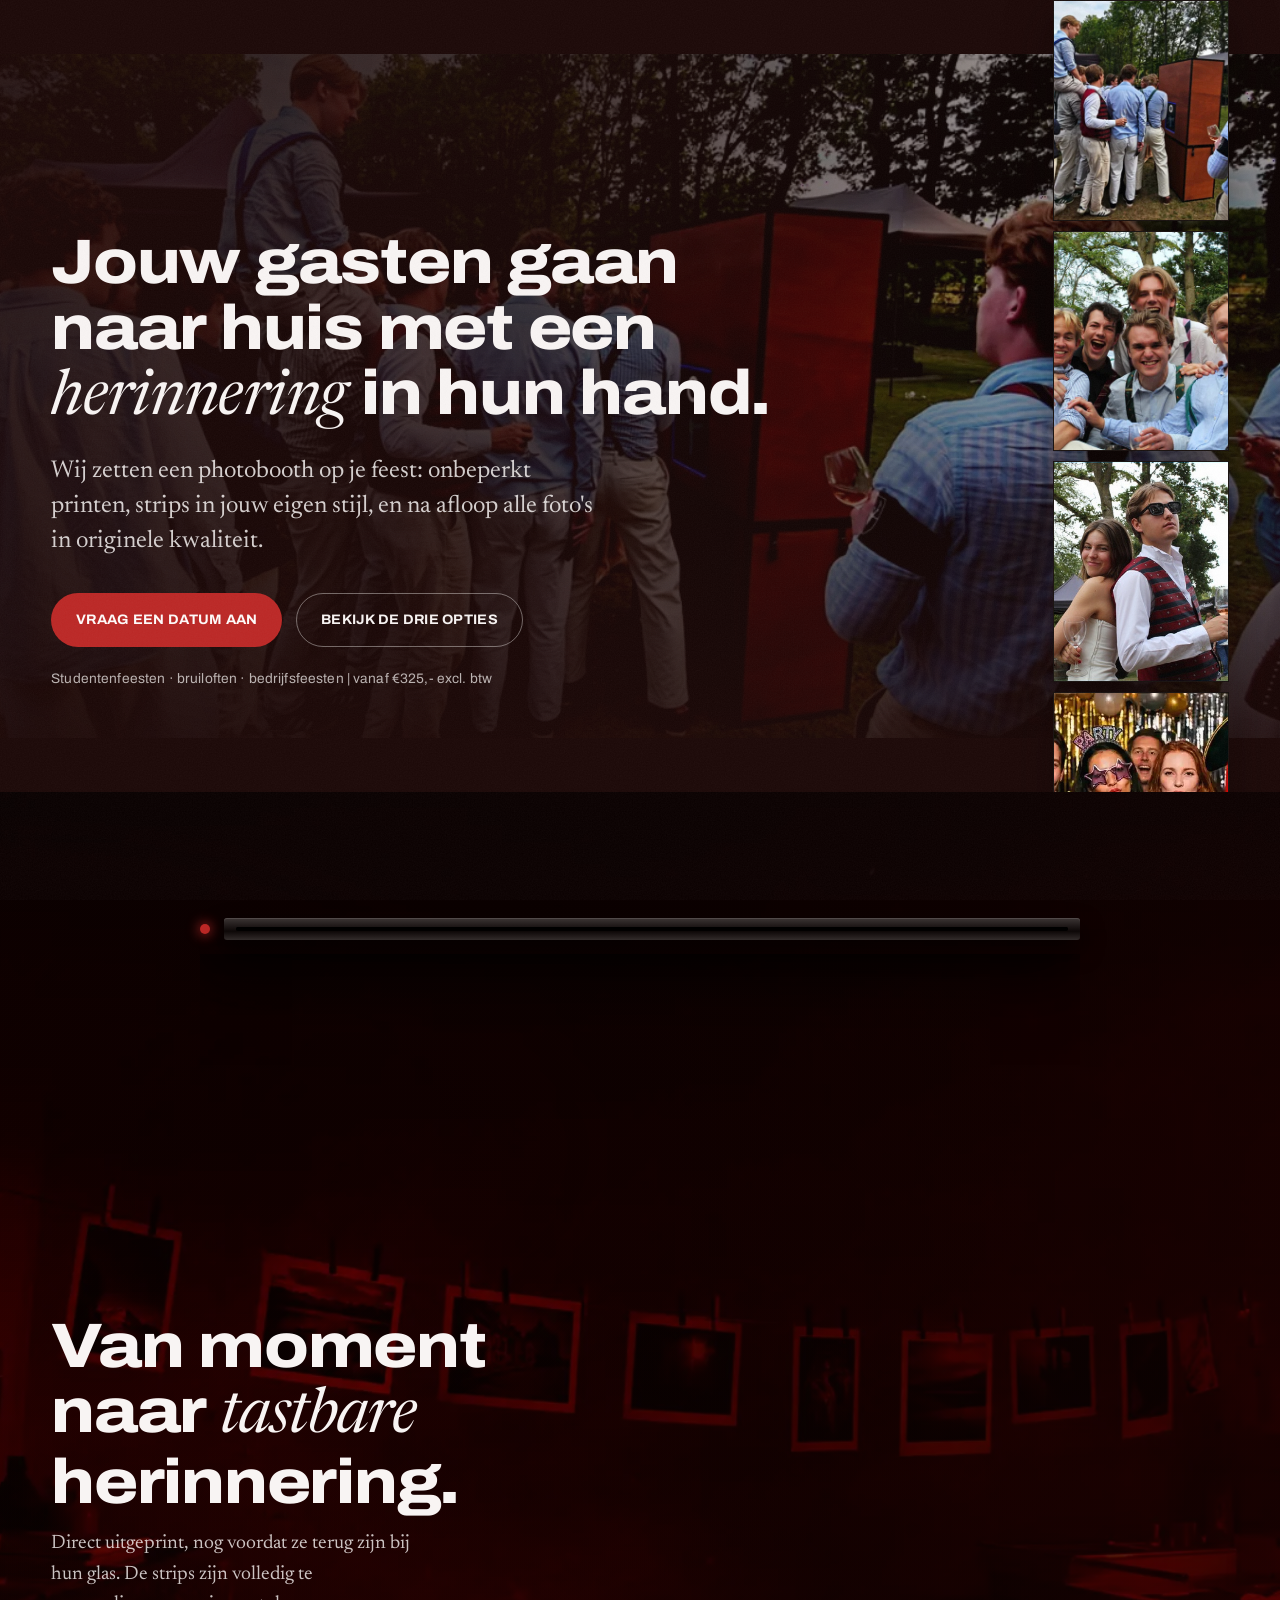
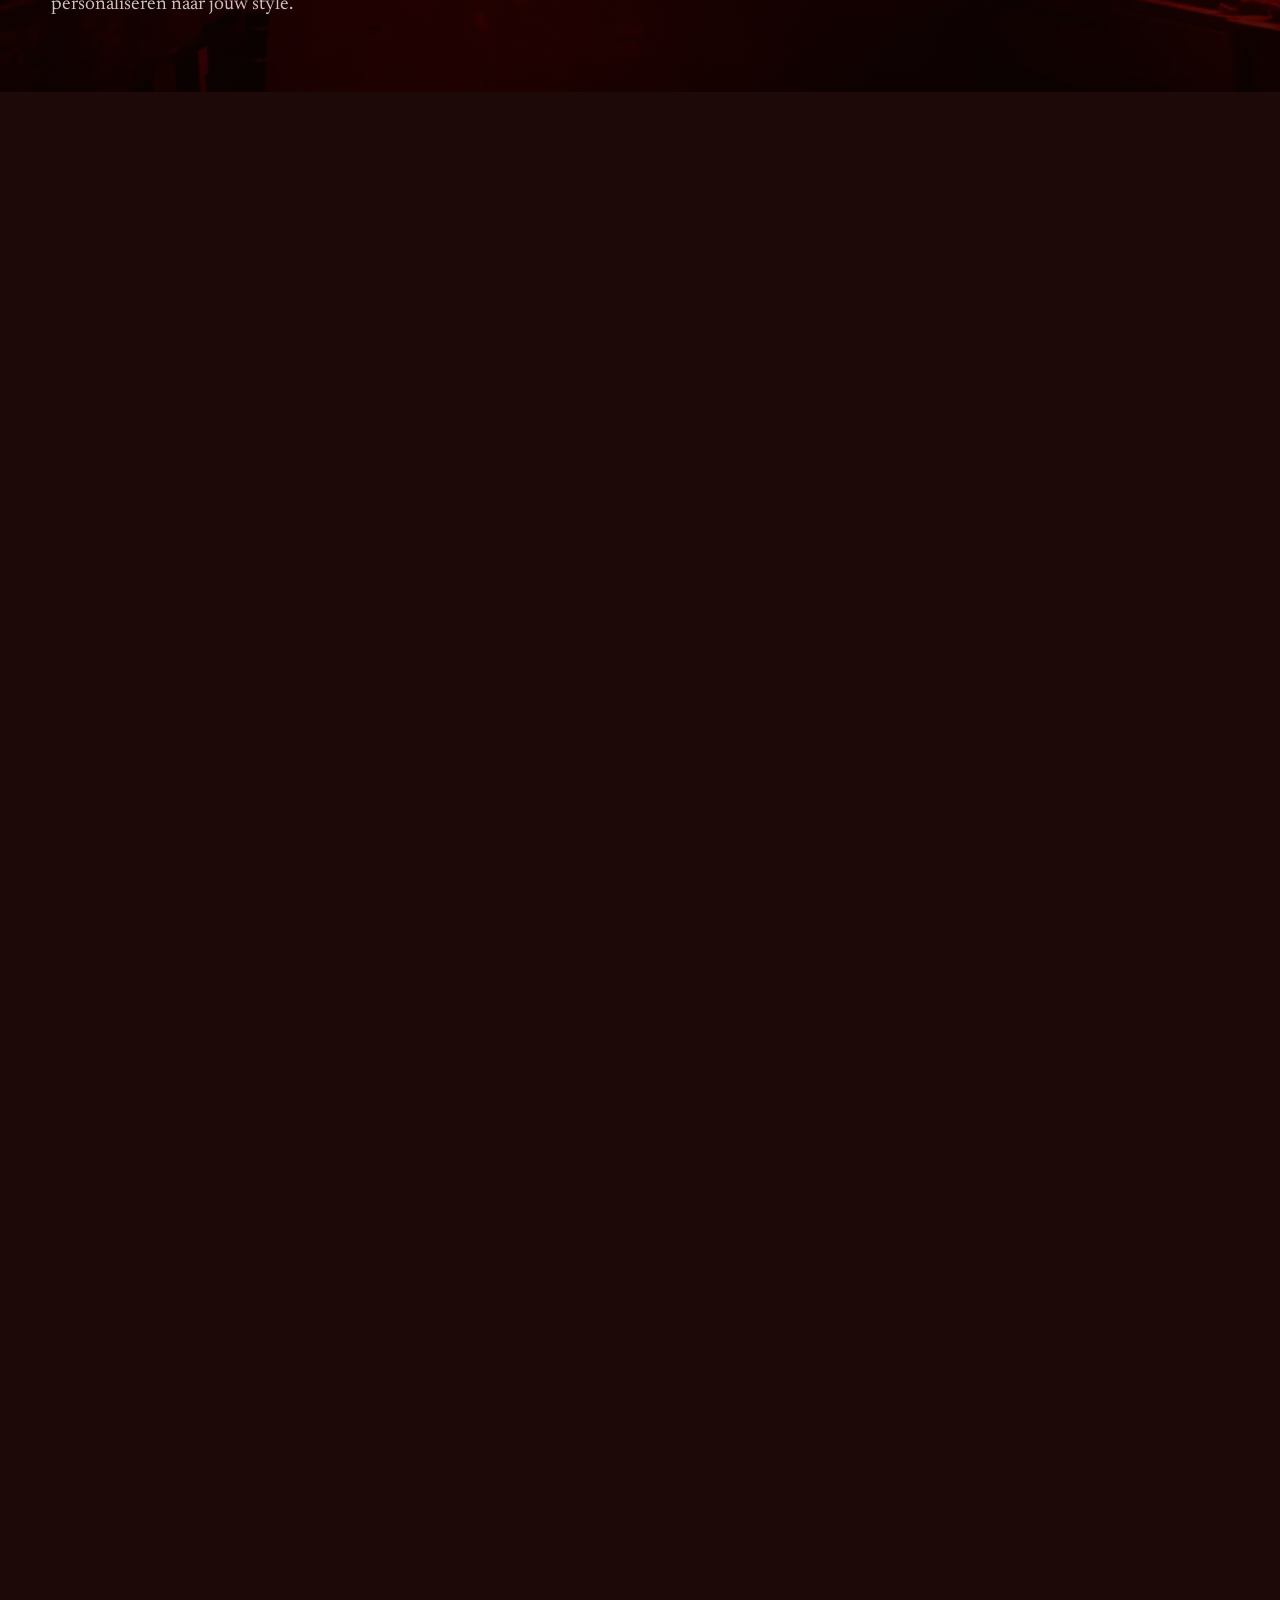
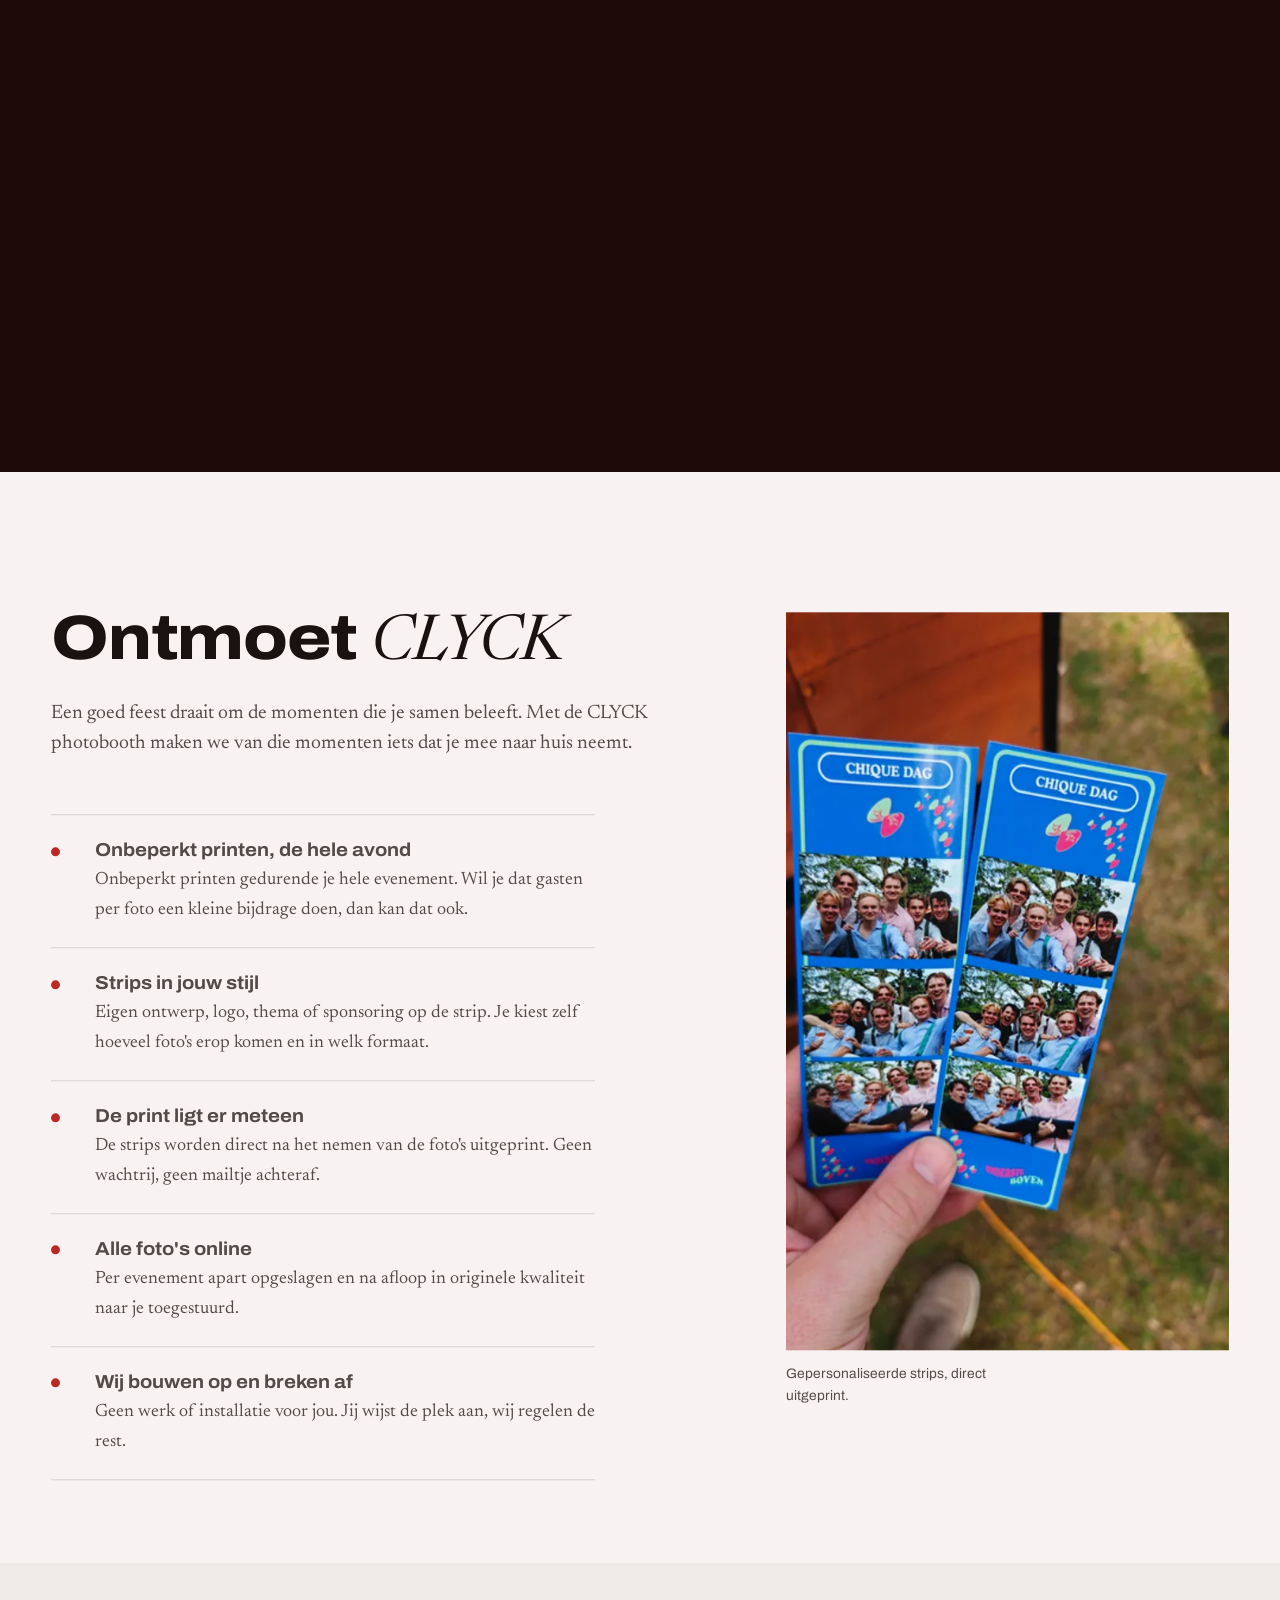
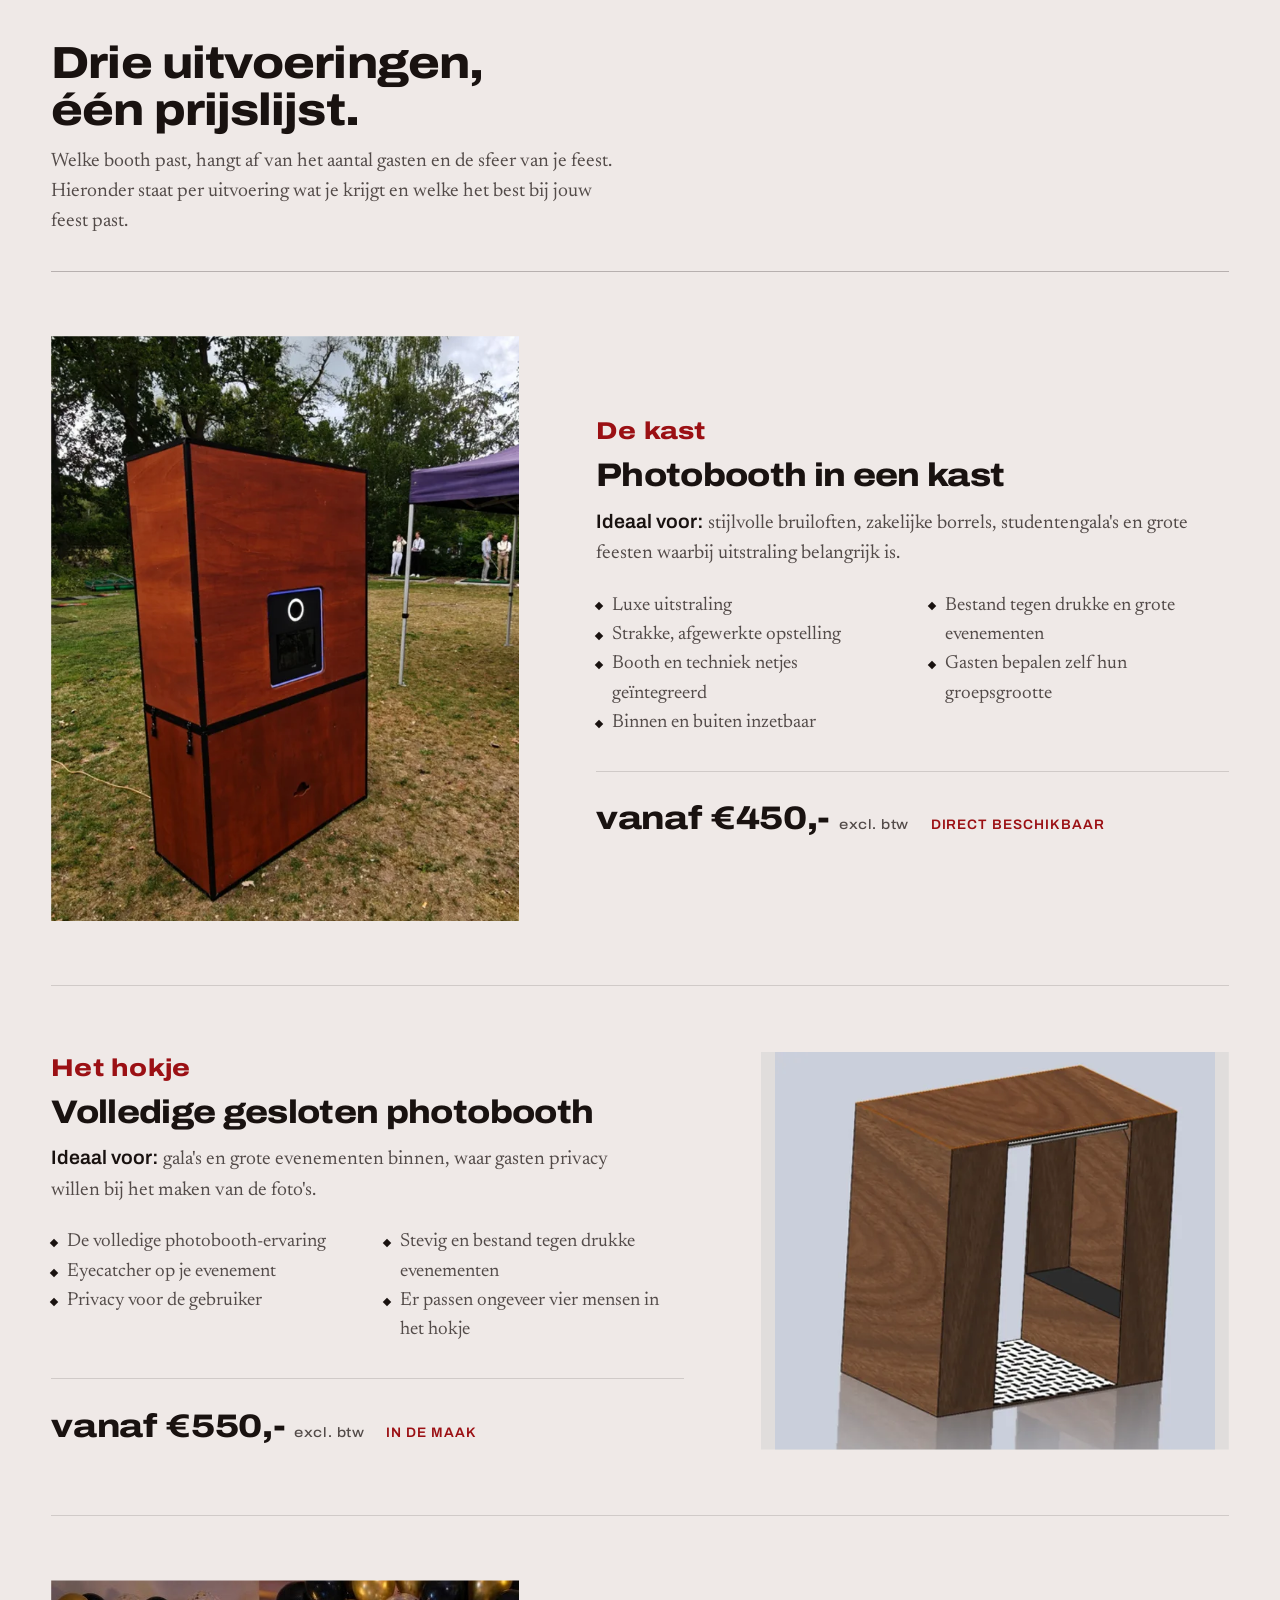
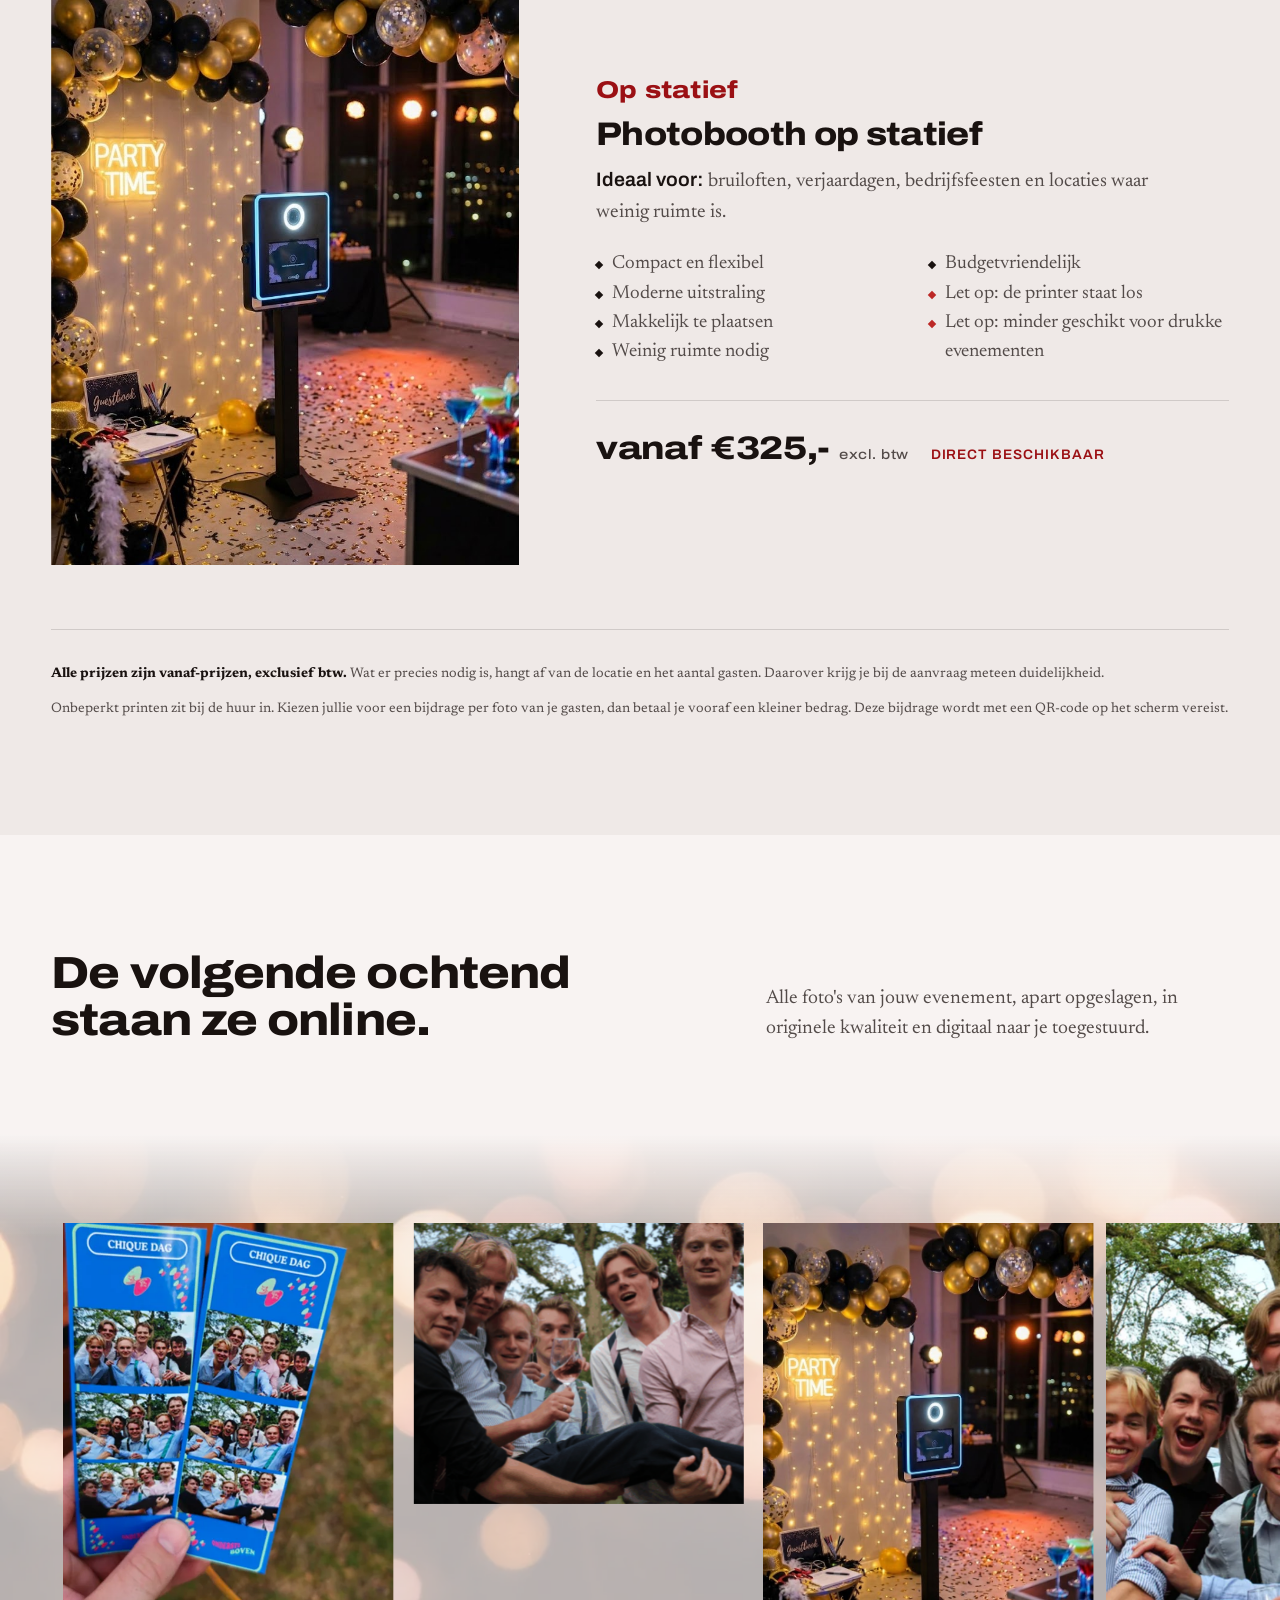
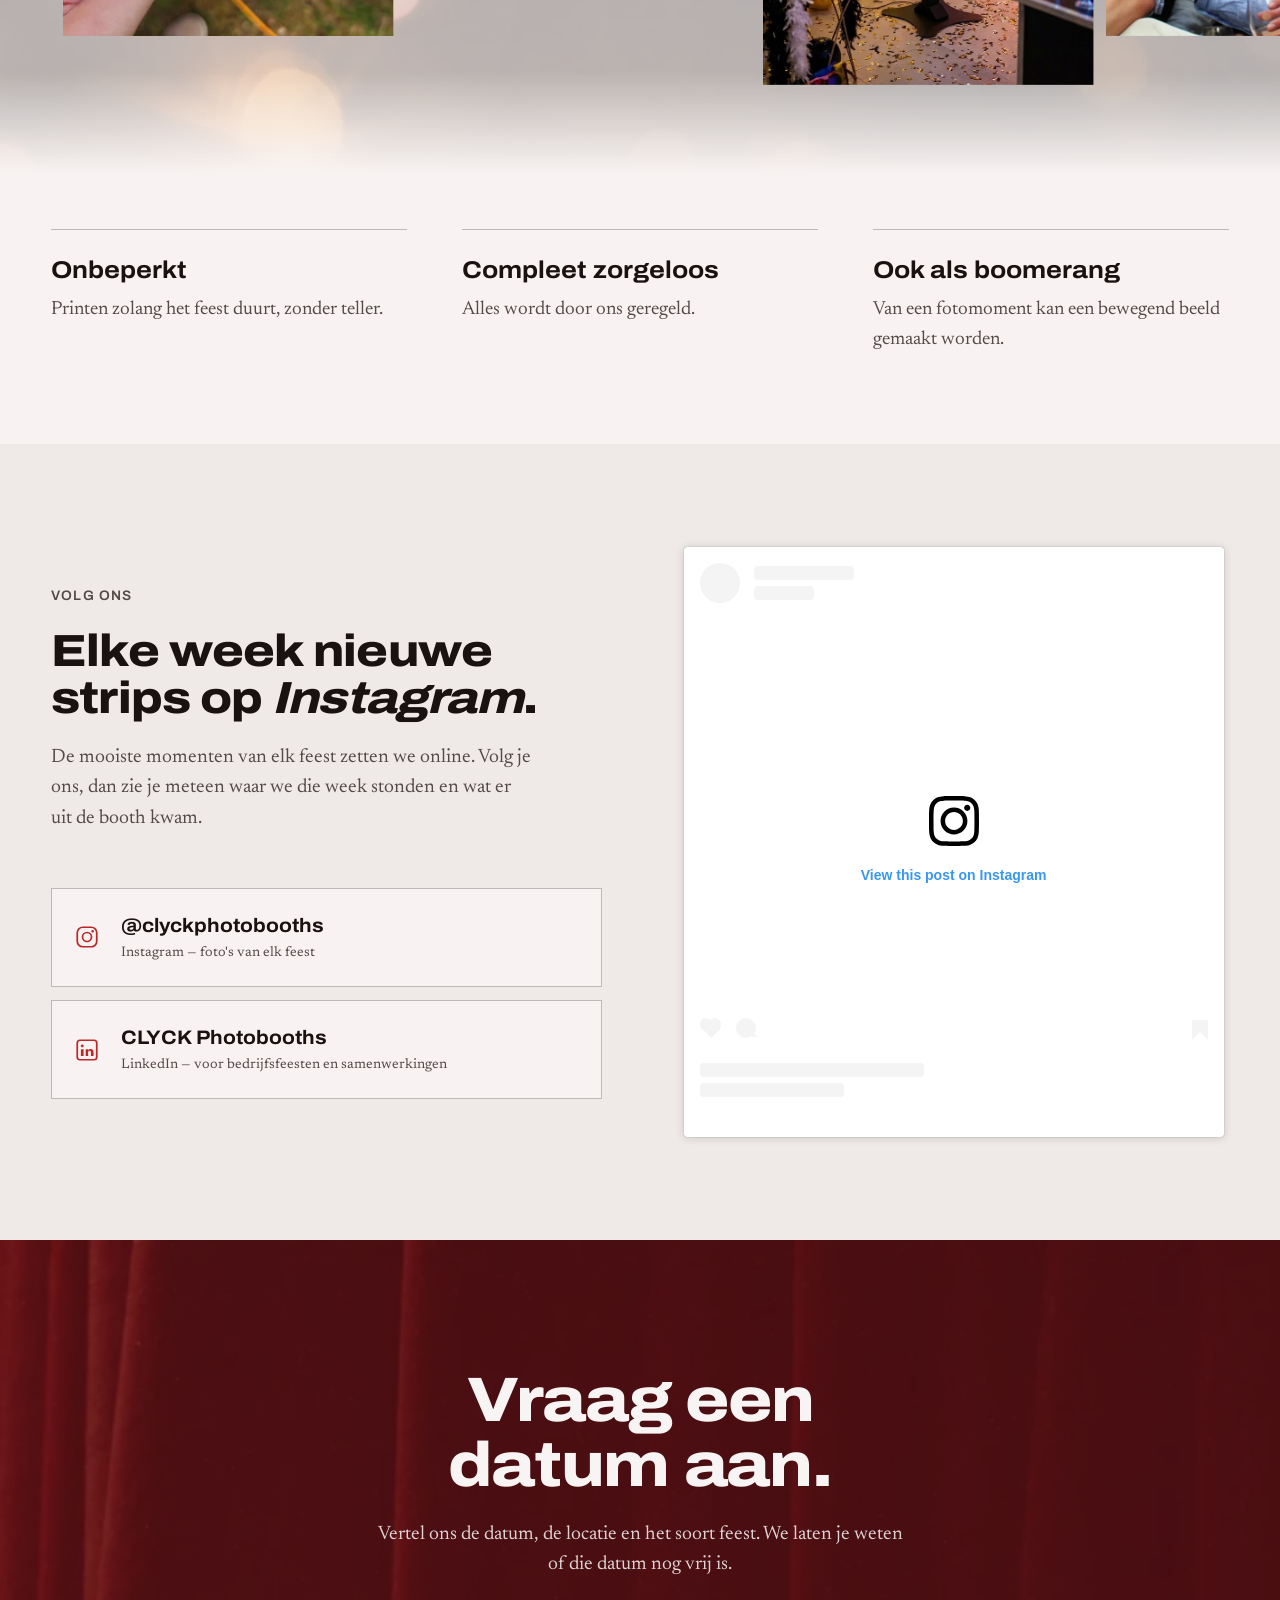
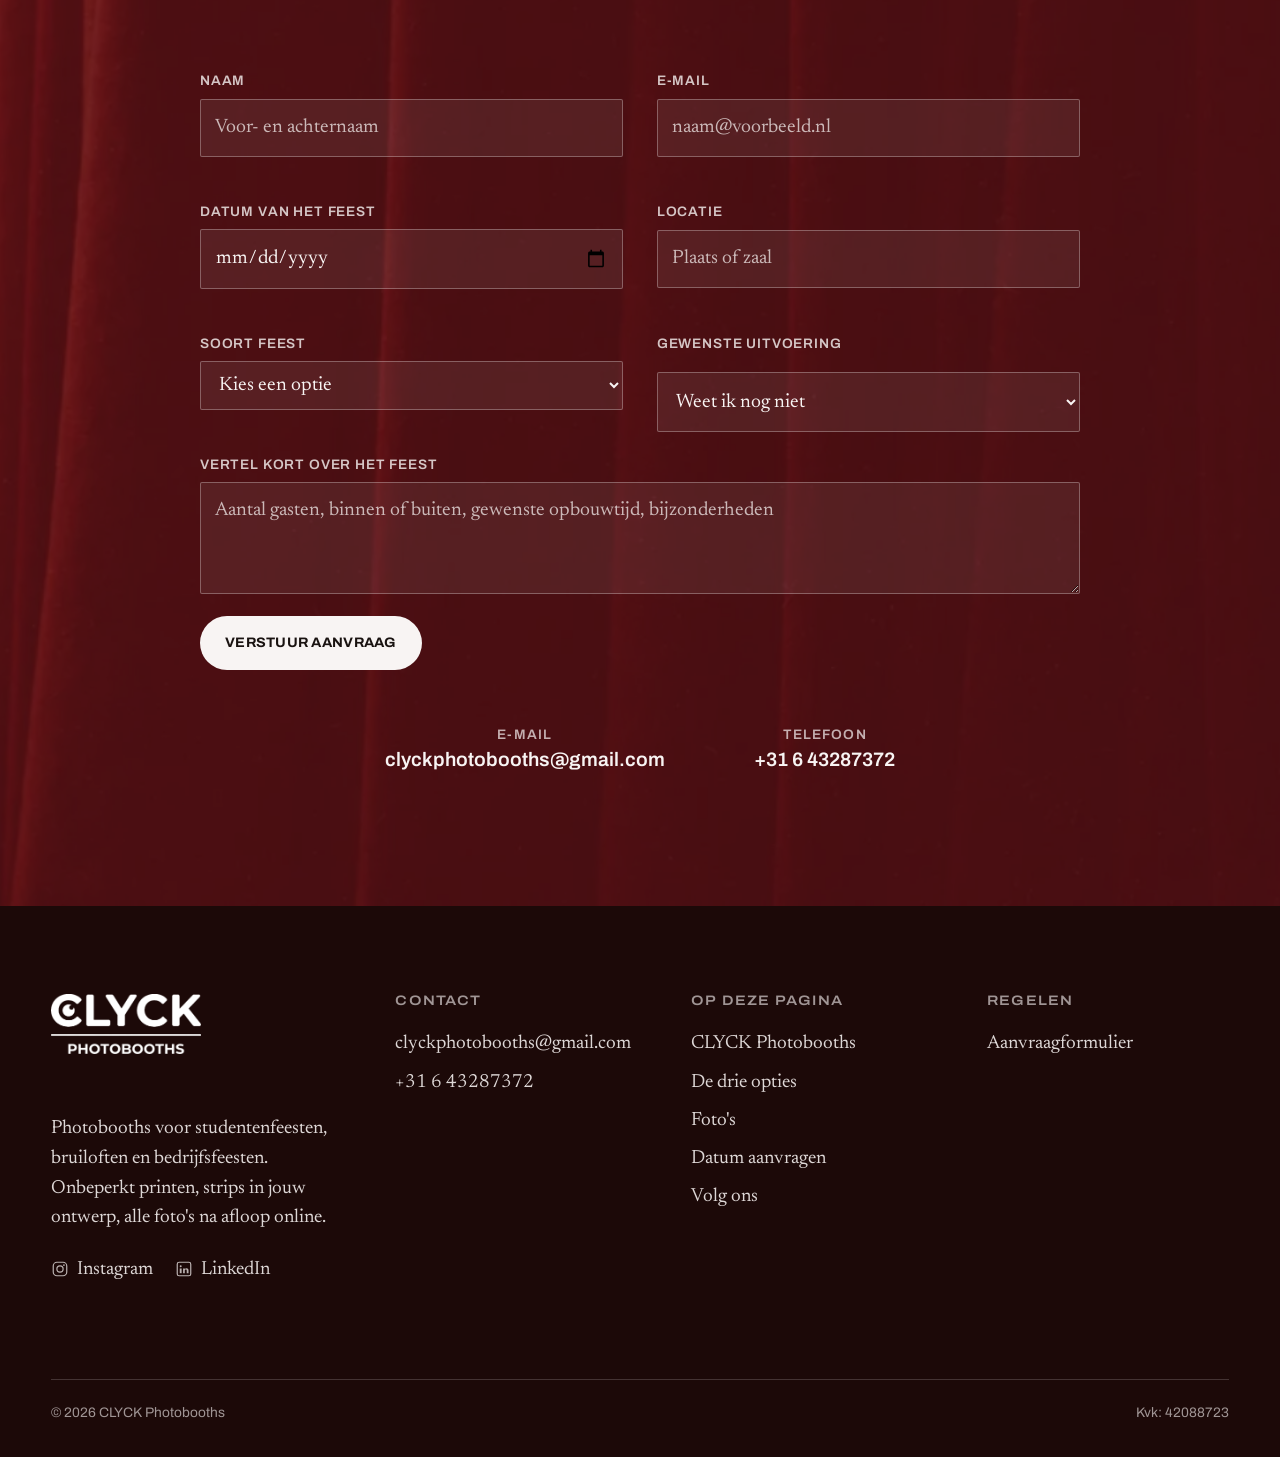
<file: index.html>
<!DOCTYPE html>
<html lang="nl" class="no-js">
<head>
<meta charset="utf-8">
<meta name="viewport" content="width=device-width, initial-scale=1">
<title>CLYCK Photobooths — photobooth verhuur voor studentenfeesten, bruiloften en bedrijfsfeesten</title>
<meta name="description" content="CLYCK verhuurt photobooths voor studentenfeesten, bruiloften en bedrijfsfeesten in Nederland. Onbeperkt printen, fotostrips in eigen stijl en alle foto's online vanaf €325 excl. btw.">
<meta name="robots" content="index, follow">
<meta name="author" content="CLYCK Photobooths">
<meta name="theme-color" content="#f6f3f1">
<link rel="canonical" href="https://www.clyckphotobooths.nl/">
<meta property="og:title" content="CLYCK Photobooths">
<meta property="og:description" content="Photobooth verhuur voor feesten in Nederland: onbeperkt printen, strips in jouw eigen stijl en alle foto's na afloop online.">
<meta property="og:type" content="website">
<meta property="og:url" content="https://www.clyckphotobooths.nl/">
<meta property="og:locale" content="nl_NL">
<meta property="og:site_name" content="CLYCK Photobooths">
<meta property="og:image" content="https://www.clyckphotobooths.nl/assets/img/hero-partij.webp">
<meta property="og:image:alt" content="Gasten bij een CLYCK photobooth op een feest">
<meta name="twitter:card" content="summary_large_image">
<meta name="twitter:title" content="CLYCK Photobooths — photobooth verhuur">
<meta name="twitter:description" content="Photobooth verhuur voor studentenfeesten, bruiloften en bedrijfsfeesten in Nederland.">
<meta name="twitter:image" content="https://www.clyckphotobooths.nl/assets/img/hero-partij.webp">
<link rel="icon" href="assets/logo/favicon.png">
<link rel="preload" as="image" href="assets/img/hero-partij.webp" fetchpriority="high">
<script type="application/ld+json">
{
  "@context": "https://schema.org",
  "@type": "EntertainmentBusiness",
  "name": "CLYCK Photobooths",
  "url": "https://www.clyckphotobooths.nl/",
  "logo": "https://www.clyckphotobooths.nl/assets/logo/clyck-ink.webp",
  "image": "https://www.clyckphotobooths.nl/assets/img/hero-partij.webp",
  "description": "Photobooth verhuur voor studentenfeesten, bruiloften en bedrijfsfeesten in Nederland.",
  "priceRange": "€€",
  "areaServed": {
    "@type": "Country",
    "name": "Nederland"
  },
  "serviceType": "Photobooth verhuur",
  "sameAs": [
    "https://www.instagram.com/clyckphotobooths/",
    "https://www.linkedin.com/company/clyckphotobooths/"
  ]
}
</script>
<script>document.documentElement.classList.remove('no-js');document.documentElement.classList.add('js');</script>
<link rel="stylesheet" href="assets/css/style.css">
</head>
<body>
<a class="skip" href="#main">Naar de inhoud</a>
<div class="grain" aria-hidden="true"></div>

<svg class="icon-defs" aria-hidden="true" focusable="false">
  <symbol id="i-ig" viewBox="0 0 24 24" fill="none" stroke="currentColor" stroke-width="1.6">
    <rect x="3" y="3" width="18" height="18" rx="5"></rect>
    <circle cx="12" cy="12" r="4.15"></circle>
    <circle cx="17.25" cy="6.75" r="1.15" fill="currentColor" stroke="none"></circle>
  </symbol>
  <symbol id="i-li" viewBox="0 0 24 24" fill="none" stroke="currentColor" stroke-width="1.6">
    <rect x="3" y="3" width="18" height="18" rx="2.5"></rect>
    <circle cx="7.6" cy="8.2" r="1.3" fill="currentColor" stroke="none"></circle>
    <path d="M6.35 11.3h2.5v6.3h-2.5z" fill="currentColor" stroke="none"></path>
    <path d="M10.8 17.6v-6.3h2.35v0.85c0.45-0.62 1.2-1.05 2.2-1.05 1.65 0 2.7 1.05 2.7 3v3.5h-2.4v-3.2c0-1-0.42-1.6-1.3-1.6-0.85 0-1.3 0.58-1.3 1.6v3.2z" fill="currentColor" stroke="none"></path>
  </symbol>
</svg>


<header class="nav" id="nav">
  <a class="nav__logo" href="#top" aria-label="CLYCK Photobooths — naar boven">
    <img src="assets/logo/clyck-ink.webp" alt="CLYCK Photobooths" width="340" height="137">
    </a>
  <nav class="nav__links" aria-label="Hoofdnavigatie">
    <a href="#zo-werkt-het">Ontmoet CLYCK</a>
    <a href="#opties">Opties</a>
    <a href="#fotos">Foto's</a>
    <a href="#vragen">Vragen</a>
  </nav>
  <a class="btn btn--solid btn--sm nav__cta" href="#contact">Vraag een datum aan</a>
</header>

<main id="main">

  <section class="hero" id="top">
    <div class="hero__media">
      <img src="assets/img/hero-partij.webp" alt="Gasten op een tuinfeest rond een houten photobooth, tegen het vallen van de avond" width="1400" height="638" fetchpriority="high" decoding="async">
    </div>
    <div class="hero__scrim" aria-hidden="true"></div>
    <div class="hero__bar hero__bar--top" data-letterbox aria-hidden="true"></div>
    <div class="hero__bar hero__bar--bottom" data-letterbox aria-hidden="true"></div>

    <div class="wrap hero__grid">
      <div class="hero__copy">
        <h1 data-reveal-mask><span>Jouw gasten gaan naar huis met een <em>herinnering</em> in hun hand.</span></h1>
        <p class="lead" data-reveal>Wij zetten een photobooth op je feest: onbeperkt printen, strips in jouw eigen stijl, en na afloop alle foto's in originele kwaliteit.</p>
        <div class="hero__cta" data-reveal>
          <a class="btn btn--solid" href="#contact">Vraag een datum aan</a>
          <a class="btn btn--ghost" href="#opties">Bekijk de drie opties</a>
        </div>
        <p class="hero__meta" data-reveal>Studentenfeesten · bruiloften · bedrijfsfeesten | vanaf €325,- excl. btw</p>
      </div>
    </div>

    <div class="hero__strip" aria-hidden="true">
      <span class="hero__peg"></span>
      <div class="strip" data-strip>
        <figure class="strip__frame"><img src="assets/img/f-paar.webp" alt="" width="460" height="460" loading="eager" decoding="async"></figure>
        <figure class="strip__frame"><img src="assets/img/f-groep.webp" alt="" width="460" height="460" loading="eager" decoding="async"></figure>
        <figure class="strip__frame"><img src="assets/img/strip1.jpg" alt="" width="460" height="460" loading="eager" decoding="async"></figure>
        <figure class="strip__frame"><img src="assets/img/Feest1.webp" alt="" width="460" height="460" loading="eager" decoding="async"></figure>
      </div>
    </div>
  </section>

  <section class="print" id="print" aria-labelledby="print-h">
    <div class="print__sticky">
      <img class="print__bg" src="assets/gen/darkroom.webp" alt="" aria-hidden="true" width="1600" height="900" loading="lazy" decoding="async">
      <div class="print__bg-veil" aria-hidden="true"></div>

      <div class="print__stage">
        <div class="print__slotrow">
          <div class="print__slot" aria-hidden="true"><span class="print__led"></span><span class="print__slot-bar"></span></div>
        </div>
        <div class="print__out">
          <div class="print__paper" id="print-paper">
            <div class="print__frames">
              <figure class="print__frame"><img src="assets/img/groepsfoto.JPG" alt="Gasten bij de photobooth in een kast" width="460" height="460" loading="lazy" decoding="async"><span class="print__cover" data-cover></span></figure>
              <figure class="print__frame"><img src="assets/img/groepsfoto2.JPG" alt="Een groep vrienden lachend in de camera" width="460" height="460" loading="lazy" decoding="async"><span class="print__cover" data-cover></span></figure>
              <figure class="print__frame"><img src="assets/img/f-groep.webp" alt="Twee gasten samen op de foto bij het tuinfeest" width="460" height="460" loading="lazy" decoding="async"><span class="print__cover" data-cover></span></figure>
            </div>
            <div class="print__sign">
              <img src="assets/logo/clyck-ink.webp" alt="CLYCK Photobooths" width="340" height="137">
              <span>eigen ontwerp</span>
            </div>
          </div>
        </div>
      </div>

      <div class="print__copy">
        <h2 id="print-h" data-reveal>Van moment naar <em>tastbare</em> herinnering.</h2>
        <p data-reveal>Direct uitgeprint, nog voordat ze terug zijn bij hun glas. De strips zijn volledig te personaliseren naar jouw style.</p>
      </div>
    </div>
  </section>

  <section class="bag" id="zo-werkt-het">
    <div class="wrap bag__grid">
      <div data-parallax-layer data-speed="0.35">
        <div class="bag__head" data-reveal>
          <h2>Ontmoet <span>CLYCK</span></h2>
          <p class="prose">Een goed feest draait om de momenten die je samen beleeft. Met de CLYCK photobooth maken we van die momenten iets dat je mee naar huis neemt.</p>
        </div>
        <ul class="bag__list" data-stagger>
          <li><span class="bag__dot" aria-hidden="true"></span><span><b>Onbeperkt printen, de hele avond</b> <span>Onbeperkt printen gedurende je hele evenement. Wil je dat gasten per foto een kleine bijdrage doen, dan kan dat ook.</span></span></li>
          <li><span class="bag__dot" aria-hidden="true"></span><span><b>Strips in jouw stijl</b> <span>Eigen ontwerp, logo, thema of sponsoring op de strip. Je kiest zelf hoeveel foto's erop komen en in welk formaat.</span></span></li>
          <li><span class="bag__dot" aria-hidden="true"></span><span><b>De print ligt er meteen</b> <span>De strips worden direct na het nemen van de foto's uitgeprint. Geen wachtrij, geen mailtje achteraf.</span></span></li>
          <li><span class="bag__dot" aria-hidden="true"></span><span><b>Alle foto's online</b> <span>Per evenement apart opgeslagen en na afloop in originele kwaliteit naar je toegestuurd.</span></span></li>
          <li><span class="bag__dot" aria-hidden="true"></span><span><b>Wij bouwen op en breken af</b> <span>Geen werk of installatie voor jou. Jij wijst de plek aan, wij regelen de rest.</span></span></li>
        </ul>
      </div>
      <figure class="bag__figure" data-parallax-layer data-speed="0.75" data-reveal-img>
        <img src="assets/img/prints-in-hand.webp" alt="Hand met twee uitgeprinte fotostrips van een feest" width="560" height="933" loading="lazy" decoding="async">
        <figcaption>Gepersonaliseerde strips, direct uitgeprint.</figcaption>
      </figure>
    </div>
  </section>

  <section class="options" id="opties">
    <div class="wrap">
      <div class="options__head" data-reveal>
        <h2>Drie uitvoeringen, één prijslijst.</h2>
        <p>Welke booth past, hangt af van het aantal gasten en de sfeer van je feest. Hieronder staat per uitvoering wat je krijgt en welke het best bij jouw feest past.</p>
      </div>

      <article class="opt" id="prijzen" data-reveal>
        <figure class="opt__figure" data-reveal-wipe>
          <img src="assets/img/optie-kast.webp" alt="De photobooth in een houten kast, buiten op een veld opgesteld" width="640" height="1405" loading="lazy" decoding="async">
        </figure>
        <div class="opt__body">
          <p class="opt__no">De kast</p>
          <h3>Photobooth in een kast</h3>
          <p class="opt__for"><b>Ideaal voor:</b> stijlvolle bruiloften, zakelijke borrels, studentengala's en grote feesten waarbij uitstraling belangrijk is.</p>
          <ul class="opt__specs">
            <li>Luxe uitstraling</li>
            <li>Strakke, afgewerkte opstelling</li>
            <li>Booth en techniek netjes geïntegreerd</li>
            <li>Binnen en buiten inzetbaar</li>
            <li>Bestand tegen drukke en grote evenementen</li>
            <li>Gasten bepalen zelf hun groepsgrootte</li>
          </ul>
          <div class="opt__foot">
            <span class="opt__price">vanaf €450,-<small> &nbsp;excl. btw</small></span>
            <span class="opt__status">Direct beschikbaar</span>
          </div>
        </div>
      </article>

      <article class="opt" data-reveal>
        <figure class="opt__figure opt__figure--render" data-reveal-wipe>
          <img src="assets/img/optie-gesloten.webp" alt="Ontwerp van de gesloten photobooth: een staande kast met een zitgedeelte dat met een gordijn wordt afgesloten" width="640" height="578" loading="lazy" decoding="async">
        </figure>
        <div class="opt__body">
          <p class="opt__no">Het hokje</p>
          <h3>Volledige gesloten photobooth</h3>
          <p class="opt__for"><b>Ideaal voor:</b> gala's en grote evenementen binnen, waar gasten privacy willen bij het maken van de foto's.</p>
          <ul class="opt__specs">
            <li>De volledige photobooth-ervaring</li>
            <li>Eyecatcher op je evenement</li>
            <li>Privacy voor de gebruiker</li>
            <li>Stevig en bestand tegen drukke evenementen</li>
            <li>Er passen ongeveer vier mensen in het hokje</li>
          </ul>
          <div class="opt__foot">
            <span class="opt__price">vanaf €550,-<small> &nbsp;excl. btw</small></span>
            <span class="opt__status">In de maak</span>
          </div>
        </div>
      </article>

      <article class="opt" data-reveal>
        <figure class="opt__figure" data-reveal-wipe>
          <img src="assets/img/statief2.jpg" alt="De photobooth op statief met een blauwe ringlamp tegen een witte wand" width="640" height="853" loading="lazy" decoding="async">
        </figure>
        <div class="opt__body">
          <p class="opt__no">Op statief</p>
          <h3>Photobooth op statief</h3>
          <p class="opt__for"><b>Ideaal voor:</b> bruiloften, verjaardagen, bedrijfsfeesten en locaties waar weinig ruimte is.</p>
          <ul class="opt__specs">
            <li>Compact en flexibel</li>
            <li>Moderne uitstraling</li>
            <li>Makkelijk te plaatsen</li>
            <li>Weinig ruimte nodig</li>
            <li>Budgetvriendelijk</li>
            <li class="warn">Let op: de printer staat los</li>
            <li class="warn">Let op: minder geschikt voor drukke evenementen</li>
          </ul>
          <div class="opt__foot">
            <span class="opt__price">vanaf €325,-<small> &nbsp;excl. btw</small></span>
            <span class="opt__status">Direct beschikbaar</span>
          </div>
        </div>
      </article>

      <div class="price-note" data-reveal>
        <p><b>Alle prijzen zijn vanaf-prijzen, exclusief btw.</b> Wat er precies nodig is, hangt af van de locatie en het aantal gasten. Daarover krijg je bij de aanvraag meteen duidelijkheid.</p>
        <p>Onbeperkt printen zit bij de huur in. Kiezen jullie voor een bijdrage per foto van je gasten, dan betaal je vooraf een kleiner bedrag. Deze bijdrage wordt met een QR-code op het scherm vereist.</p>
      </div>
    </div>
  </section>

 

  <section class="morning" id="fotos">
    <div class="wrap morning__head">
      <h2 data-reveal>De volgende ochtend staan ze online.</h2>
      <p data-reveal>Alle foto's van jouw evenement, apart opgeslagen, in originele kwaliteit en digitaal naar je toegestuurd.</p>
    </div>

    <div class="band">
      <div class="band__bg" aria-hidden="true"><img src="assets/gen/bokeh.webp" alt="" width="1600" height="900" loading="lazy" decoding="async"></div>
      <div class="band__row">
        <figure class="band__item" data-parallax-layer data-speed="0.9">
          <img src="assets/img/prints-in-hand.webp" alt="Vrienden op een zomerfeest, lachend in de camera" width="900" height="599" loading="lazy" decoding="async">
  
        </figure>
        <figure class="band__item" data-parallax-layer data-speed="0.8">
          <img src="assets/img/boomerang1.gif" alt="Bewegend boomerangbeeld van gasten bij een photobooth" width="600" height="600" loading="lazy" decoding="async">
        </figure>
        <figure class="band__item" data-parallax-layer data-speed="0.7">
          <img src="assets/img/statief2.jpg" alt="De statiefbooth met ringlamp, klaar voor gebruik" width="480" height="640" loading="lazy" decoding="async">

        </figure>
        <figure class="band__item" aria-hidden="true">
          <img src="assets/img/gal-1.webp" alt="" width="560" height="933" loading="lazy" decoding="async">

        </figure>
      </div>
    </div>

    <div class="wrap morning__facts" data-stagger>
      <div class="morning__fact"><b>Onbeperkt</b><span>Printen zolang het feest duurt, zonder teller.</span></div>
      <div class="morning__fact"><b>Compleet zorgeloos</b><span>Alles wordt door ons geregeld.</span></div>
      <div class="morning__fact"><b>Ook als boomerang</b><span>Van een fotomoment kan een bewegend beeld gemaakt worden.</span></div>
    </div>
  </section>

  <section class="social" id="social" aria-labelledby="social-h">
    <div class="wrap social__grid">
      <div class="social__copy">
        <p class="label">Volg ons</p>
        <h2 id="social-h" data-reveal>Elke week nieuwe strips op <em>Instagram</em>.</h2>
        <p class="prose" data-reveal>De mooiste momenten van elk feest zetten we online. Volg je ons, dan zie je meteen waar we die week stonden en wat er uit de booth kwam.</p>
        <ul class="social__links" data-stagger>
          <li>
            <a class="social__link" href="https://www.instagram.com/clyckphotobooths/" target="_blank" rel="noopener me">
              <span class="social__icon" aria-hidden="true"><svg><use href="#i-ig"></use></svg></span>
              <span class="social__meta"><b>@clyckphotobooths</b><small>Instagram &mdash; foto's van elk feest</small></span>
            </a>
          </li>
          <li>
            <a class="social__link" href="https://www.linkedin.com/company/clyckphotobooths/" target="_blank" rel="noopener me">
              <span class="social__icon" aria-hidden="true"><svg><use href="#i-li"></use></svg></span>
              <span class="social__meta"><b>CLYCK Photobooths</b><small>LinkedIn &mdash; voor bedrijfsfeesten en samenwerkingen</small></span>
            </a>
          </li>
        </ul>
      </div>

      <div class="social__embed">
        <blockquote class="instagram-media" data-instgrm-permalink="https://www.instagram.com/p/Dd1UZx3DTz7/?utm_source=ig_embed&amp;utm_campaign=loading" data-instgrm-version="14" style=" background:#FFF; border:0; border-radius:3px; box-shadow:0 0 1px 0 rgba(0,0,0,0.5),0 1px 10px 0 rgba(0,0,0,0.15); margin: 1px; max-width:540px; min-width:326px; padding:0; width:99.375%; width:-webkit-calc(100% - 2px); width:calc(100% - 2px);"><div style="padding:16px;"> <a href="https://www.instagram.com/p/Dd1UZx3DTz7/?utm_source=ig_embed&amp;utm_campaign=loading" style=" background:#FFFFFF; line-height:0; padding:0 0; text-align:center; text-decoration:none; width:100%;" target="_blank"> <div style=" display: flex; flex-direction: row; align-items: center;"> <div style="background-color: #F4F4F4; border-radius: 50%; flex-grow: 0; height: 40px; margin-right: 14px; width: 40px;"></div> <div style="display: flex; flex-direction: column; flex-grow: 1; justify-content: center;"> <div style=" background-color: #F4F4F4; border-radius: 4px; flex-grow: 0; height: 14px; margin-bottom: 6px; width: 100px;"></div> <div style=" background-color: #F4F4F4; border-radius: 4px; flex-grow: 0; height: 14px; width: 60px;"></div></div></div><div style="padding: 19% 0;"></div> <div style="display:block; height:50px; margin:0 auto 12px; width:50px;"><svg width="50px" height="50px" viewBox="0 0 60 60" version="1.1" xmlns="https://www.w3.org/2000/svg" xmlns:xlink="https://www.w3.org/1999/xlink"><g stroke="none" stroke-width="1" fill="none" fill-rule="evenodd"><g transform="translate(-511.000000, -20.000000)" fill="#000000"><g><path d="M556.869,30.41 C554.814,30.41 553.148,32.076 553.148,34.131 C553.148,36.186 554.814,37.852 556.869,37.852 C558.924,37.852 560.59,36.186 560.59,34.131 C560.59,32.076 558.924,30.41 556.869,30.41 M541,60.657 C535.114,60.657 530.342,55.887 530.342,50 C530.342,44.114 535.114,39.342 541,39.342 C546.887,39.342 551.658,44.114 551.658,50 C551.658,55.887 546.887,60.657 541,60.657 M541,33.886 C532.1,33.886 524.886,41.1 524.886,50 C524.886,58.899 532.1,66.113 541,66.113 C549.9,66.113 557.115,58.899 557.115,50 C557.115,41.1 549.9,33.886 541,33.886 M565.378,62.101 C565.244,65.022 564.756,66.606 564.346,67.663 C563.803,69.06 563.154,70.057 562.106,71.106 C561.058,72.155 560.06,72.803 558.662,73.347 C557.607,73.757 556.021,74.244 553.102,74.378 C549.944,74.521 548.997,74.552 541,74.552 C533.003,74.552 532.056,74.521 528.898,74.378 C525.979,74.244 524.393,73.757 523.338,73.347 C521.94,72.803 520.942,72.155 519.894,71.106 C518.846,70.057 518.197,69.06 517.654,67.663 C517.244,66.606 516.755,65.022 516.623,62.101 C516.479,58.943 516.448,57.996 516.448,50 C516.448,42.003 516.479,41.056 516.623,37.899 C516.755,34.978 517.244,33.391 517.654,32.338 C518.197,30.938 518.846,29.942 519.894,28.894 C520.942,27.846 521.94,27.196 523.338,26.654 C524.393,26.244 525.979,25.756 528.898,25.623 C532.057,25.479 533.004,25.448 541,25.448 C548.997,25.448 549.943,25.479 553.102,25.623 C556.021,25.756 557.607,26.244 558.662,26.654 C560.06,27.196 561.058,27.846 562.106,28.894 C563.154,29.942 563.803,30.938 564.346,32.338 C564.756,33.391 565.244,34.978 565.378,37.899 C565.522,41.056 565.552,42.003 565.552,50 C565.552,57.996 565.522,58.943 565.378,62.101 M570.82,37.631 C570.674,34.438 570.167,32.258 569.425,30.349 C568.659,28.377 567.633,26.702 565.965,25.035 C564.297,23.368 562.623,22.342 560.652,21.575 C558.743,20.834 556.562,20.326 553.369,20.18 C550.169,20.033 549.148,20 541,20 C532.853,20 531.831,20.033 528.631,20.18 C525.438,20.326 523.257,20.834 521.349,21.575 C519.376,22.342 517.703,23.368 516.035,25.035 C514.368,26.702 513.342,28.377 512.574,30.349 C511.834,32.258 511.326,34.438 511.181,37.631 C511.035,40.831 511,41.851 511,50 C511,58.147 511.035,59.17 511.181,62.369 C511.326,65.562 511.834,67.743 512.574,69.651 C513.342,71.625 514.368,73.296 516.035,74.965 C517.703,76.634 519.376,77.658 521.349,78.425 C523.257,79.167 525.438,79.673 528.631,79.82 C531.831,79.965 532.853,80.001 541,80.001 C549.148,80.001 550.169,79.965 553.369,79.82 C556.562,79.673 558.743,79.167 560.652,78.425 C562.623,77.658 564.297,76.634 565.965,74.965 C567.633,73.296 568.659,71.625 569.425,69.651 C570.167,67.743 570.674,65.562 570.82,62.369 C570.966,59.17 571,58.147 571,50 C571,41.851 570.966,40.831 570.82,37.631"></path></g></g></g></svg></div><div style="padding-top: 8px;"> <div style=" color:#3897f0; font-family:Arial,sans-serif; font-size:14px; font-style:normal; font-weight:550; line-height:18px;">View this post on Instagram</div></div><div style="padding: 12.5% 0;"></div> <div style="display: flex; flex-direction: row; margin-bottom: 14px; align-items: center;"><div> <div style="background-color: #F4F4F4; border-radius: 50%; height: 12.5px; width: 12.5px; transform: translateX(0px) translateY(7px);"></div> <div style="background-color: #F4F4F4; height: 12.5px; transform: rotate(-45deg) translateX(3px) translateY(1px); width: 12.5px; flex-grow: 0; margin-right: 14px; margin-left: 2px;"></div> <div style="background-color: #F4F4F4; border-radius: 50%; height: 12.5px; width: 12.5px; transform: translateX(9px) translateY(-18px);"></div></div><div style="margin-left: 8px;"> <div style=" background-color: #F4F4F4; border-radius: 50%; flex-grow: 0; height: 20px; width: 20px;"></div> <div style=" width: 0; height: 0; border-top: 2px solid transparent; border-left: 6px solid #f4f4f4; border-bottom: 2px solid transparent; transform: translateX(16px) translateY(-4px) rotate(30deg)"></div></div><div style="margin-left: auto;"> <div style=" width: 0px; border-top: 8px solid #F4F4F4; border-right: 8px solid transparent; transform: translateY(16px);"></div> <div style=" background-color: #F4F4F4; flex-grow: 0; height: 12px; width: 16px; transform: translateY(-4px);"></div> <div style=" width: 0; height: 0; border-top: 8px solid #F4F4F4; border-left: 8px solid transparent; transform: translateY(-4px) translateX(8px);"></div></div></div> <div style="display: flex; flex-direction: column; flex-grow: 1; justify-content: center; margin-bottom: 24px;"> <div style=" background-color: #F4F4F4; border-radius: 4px; flex-grow: 0; height: 14px; margin-bottom: 6px; width: 224px;"></div> <div style=" background-color: #F4F4F4; border-radius: 4px; flex-grow: 0; height: 14px; width: 144px;"></div></div></a></div></blockquote>
        <script async src="https://platform.instagram.com/en_US/embeds.js"></script>
      </div>
    </div>
  </section>

  <section class="door" id="contact">
    <div class="door__bg" aria-hidden="true"><img src="assets/gen/curtain.webp" alt="" width="1600" height="900" loading="lazy" decoding="async"></div>
    <div class="wrap-narrow door__inner">
      <div class="door__head">
        <h2 data-reveal>Vraag een datum aan.</h2>
        <p data-reveal>Vertel ons de datum, de locatie en het soort feest. We laten je weten of die datum nog vrij is.</p>
      </div>

      <form class="form" id="aanvraag" novalidate>
        <div class="field">
          <label for="naam">Naam</label>
          <input id="naam" name="naam" type="text" autocomplete="name" required placeholder="Voor- en achternaam">
          <p class="field__error" data-error-for="naam" aria-live="polite"></p>
        </div>
        <div class="field">
          <label for="email">E-mail</label>
          <input id="email" name="email" type="email" autocomplete="email" required placeholder="naam@voorbeeld.nl">
          <p class="field__error" data-error-for="email" aria-live="polite"></p>
        </div>
        <div class="field">
          <label for="datum">Datum van het feest</label>
          <input id="datum" name="datum" type="date" required>
          <p class="field__error" data-error-for="datum" aria-live="polite"></p>
        </div>
        <div class="field">
          <label for="locatie">Locatie</label>
          <input id="locatie" name="locatie" type="text" required placeholder="Plaats of zaal">
          <p class="field__error" data-error-for="locatie" aria-live="polite"></p>
        </div>
        <div class="field">
          <label for="soort">Soort feest</label>
          <select id="soort" name="soort" required>
            <option value="">Kies een optie</option>
            <option>Studentenfeest of gala</option>
            <option>Bruiloft</option>
            <option>Bedrijfsfeest</option>
            <option>Verjaardag of jubileum</option>
            <option>Anders</option>
          </select>
          <p class="field__error" data-error-for="soort" aria-live="polite"></p>
        </div>
        <div class="field">
          <label for="uitvoering">Gewenste uitvoering</label>
          <select id="uitvoering" name="uitvoering">
            <option value="">Weet ik nog niet</option>
            <option>De kast (vanaf €450,-)</option>
            <option>Het hokje — coming soon (vanaf €550,-)</option>
            <option>Op statief (vanaf €325,-)</option>
          </select>
        </div>
        <div class="field field--wide">
          <label for="bericht">Vertel kort over het feest</label>
          <textarea id="bericht" name="bericht" placeholder="Aantal gasten, binnen of buiten, gewenste opbouwtijd, bijzonderheden"></textarea>
        </div>
        <div class="form__actions field--wide">
          <button class="btn btn--night" type="submit">Verstuur aanvraag</button>
          <p class="form__status" id="form-status" role="status"></p>
        </div>
      </form>

      <div class="door__direct">
        <div><p class="label">E-mail</p><a href="mailto:info@clyckphotobooths.nl">clyckphotobooths@gmail.com</a></div>
        <div><p class="label">Telefoon</p><a href="tel:+31643287372">+31 6 43287372</a></div>
      </div>
    </div>
  </section>
</main>

<footer class="foot">
  <div class="wrap">
    <div class="foot__grid">
      <div class="foot__col">
        <p class="foot__logo"><img src="assets/logo/clyck-white.webp" alt="CLYCK Photobooths" width="340" height="137"></p>
        <br></br>
        <p>Photobooths voor studentenfeesten, bruiloften en bedrijfsfeesten. Onbeperkt printen, strips in jouw ontwerp, alle foto's na afloop online.</p>
        <ul class="foot__social">
          <li><a href="https://www.instagram.com/clyckphotobooths/" target="_blank" rel="noopener me"><span class="foot__social-i" aria-hidden="true"><svg><use href="#i-ig"></use></svg></span>Instagram</a></li>
          <li><a href="https://www.linkedin.com/company/clyckphotobooths/" target="_blank" rel="noopener me"><span class="foot__social-i" aria-hidden="true"><svg><use href="#i-li"></use></svg></span>LinkedIn</a></li>
        </ul>
      </div>
      <div class="foot__col">
        <h3>Contact</h3>
        <ul>
          <li><a href="mailto:info@clyckphotobooths.nl">clyckphotobooths@gmail.com</a></li>
          <li><a href="tel:+31643287372">+31 6 43287372</a></li>
        </ul>
      </div>
      <div class="foot__col">
        <h3>Op deze pagina</h3>
        <ul>
          <li><a href="#zo-werkt-het">CLYCK Photobooths</a></li>
          <li><a href="#opties">De drie opties</a></li>
          <li><a href="#fotos">Foto's</a></li>
          <li><a href="#contact">Datum aanvragen</a></li>
          <li><a href="#social">Volg ons</a></li>
        </ul>
      </div>
      <div class="foot__col">
        <h3>Regelen</h3>
        <ul>
          <li><a href="#contact">Aanvraagformulier</a></li>
        </ul>
      </div>
    </div>
    <div class="foot__legal">
      <p>© <span class="num">2026</span> CLYCK Photobooths</p>
      <p> Kvk: 42088723</p>
    </div>
  </div>
</footer>

<script src="assets/vendor/gsap.min.js" defer></script>
<script src="assets/vendor/ScrollTrigger.min.js" defer></script>
<script src="assets/vendor/lenis.min.js" defer></script>
<script src="assets/js/main.js" defer></script>
</body>
</html>
</file>
<file: assets/css/style.css>
/* ==========================================================================
   CLYCK Photobooths — style.css
  Register: cinematic (direct).
   Rules that hold everywhere in this file:
   · colour is OKLCH; the page is paper (mean L ≈ 0.95), the accent is dokarood
   · only transform / opacity / clip-path-free masks are animated
   · every hover is gated behind (hover:hover) and (pointer:fine)
   · reveals enhance an already-visible default — with JS off nothing is hidden
   ========================================================================== */

/* --- fonts (self-hosted, OFL — see assets/fonts/fonts.css) ---------------- */
@import url("../fonts/fonts.css");

/* --- 1. tokens ----------------------------------------------------------- */
:root {
  color-scheme: light;

  /* surface + ink */
  --paper: oklch(0.968 0.005 35);      /* the print */
  --paper-2: oklch(0.938 0.007 35);    /* banded section ground */
  --ink: oklch(0.19 0.012 35);         /* the logo's black, one tick warm */
  --ink-2: oklch(0.42 0.012 35);       /* secondary text — 6.7:1 on paper */
  --hairline: oklch(0.19 0.012 35 / 0.14);
  --hairline-strong: oklch(0.19 0.012 35 / 0.26);

  /* light */
  --safelight: oklch(0.52 0.185 27);   /* accent — darkroom safelight red */
  --safelight-ink: oklch(0.44 0.17 27);
  --curtain: oklch(0.31 0.105 22);     /* the closed booth's velvet */
  --curtain-deep: oklch(0.22 0.075 22);
  --night: oklch(0.17 0.035 25);       /* the darkroom */
  --print: oklch(0.97 0.004 30);       /* paper under safelight */

  /* type */
  --display: "Archivo", "Helvetica Neue", Arial, sans-serif;
  --text: "Newsreader", Georgia, "Times New Roman", serif;

  --step--1: clamp(0.78rem, 0.75rem + 0.14vw, 0.86rem);
  --step-0: clamp(1.06rem, 1rem + 0.28vw, 1.22rem);
  --step-1: clamp(1.24rem, 1.12rem + 0.5vw, 1.55rem);
  --step-2: clamp(1.5rem, 1.28rem + 0.95vw, 2.1rem);
  --step-3: clamp(1.85rem, 1.45rem + 1.7vw, 2.9rem);
  --step-4: clamp(2.3rem, 1.6rem + 2.9vw, 4rem);
  --step-5: clamp(2.7rem, 1.5rem + 5vw, 5.6rem);

  /* space — deliberately unequal: the film breathes around the peak */
  --s-1: 0.5rem;  --s-2: 0.85rem;  --s-3: 1.35rem;  --s-4: 2.1rem;
  --s-5: 3.4rem;  --s-6: 5.6rem;   --s-7: 8.5rem;   --s-8: 12rem;

  --gutter: clamp(1.15rem, 4vw, 4.5rem);
  --measure: 66ch;

  /* motion */
  --ease-out-quart: cubic-bezier(0.23, 1, 0.32, 1);
  --ease-in-out-quart: cubic-bezier(0.77, 0, 0.175, 1);
  --ease-drawer: cubic-bezier(0.32, 0.72, 0, 1);

  /* layer scale */
  --z-grain: 60; --z-nav: 40; --z-strip: 20;
}

/* --- 2. reset-ish -------------------------------------------------------- */
*, *::before, *::after { box-sizing: border-box; }
html { -webkit-text-size-adjust: 100%; }
body {
  margin: 0;
  background: var(--paper);
  color: var(--ink);
  font-family: var(--text);
  font-size: var(--step-0);
  line-height: 1.55;
  font-optical-sizing: auto;
  overflow-x: clip;
}
h1, h2, h3, h4 {
  font-family: var(--display);
  font-weight: 800;
  font-stretch: 114%;
  letter-spacing: -0.02em;
  line-height: 1.04;
  text-wrap: balance;
  margin: 0;
}
p { margin: 0; text-wrap: pretty; }
/* `height: auto` beats the presentational height from the img height="" attribute,
   without which every aspect-ratio rule below is silently ignored. */
img, picture, svg { display: block; max-width: 100%; height: auto; }
/* Flex/grid items that hold a photo must be allowed to shrink below the image's
   intrinsic width, otherwise the track is sized by the photo and overflows. */
.strip__frame, .print__frames > *, .opt__figure, .band__item, .bag__figure,
.hero__strip, .print__out, .print__paper, .morning__head > * { min-width: 0; }
a { color: inherit; }
button, input, select, textarea { font: inherit; color: inherit; }
:where(a, button, summary, input, select, textarea):focus-visible {
  outline: 2px solid var(--safelight);
  outline-offset: 3px;
  border-radius: 1px;
}
::selection { background: oklch(0.52 0.185 27 / 0.22); }

/* --- 3. primitives ------------------------------------------------------- */
.wrap { width: min(1220px, 100% - 2 * var(--gutter)); margin-inline: auto; }
.wrap-narrow { width: min(880px, 100% - 2 * var(--gutter)); margin-inline: auto; }
.lead { font-size: var(--step-1); line-height: 1.45; color: var(--ink-2); max-width: 56ch; }
.prose { max-width: var(--measure); }
.rule { border: 0; border-top: 1px solid var(--hairline); margin: 0; }
.label {
  font-family: var(--display);
  font-weight: 600;
  font-stretch: 100%;
  font-size: var(--step--1);
  letter-spacing: 0.08em;
  text-transform: uppercase;
  color: var(--ink-2);
}
.num { font-variant-numeric: tabular-nums; }
.skip {
  position: absolute; left: -9999px; top: 0; z-index: 90;
  background: var(--ink); color: var(--paper); padding: 0.7rem 1.1rem;
}
.skip:focus { left: var(--gutter); top: var(--s-2); }
.icon-defs { position: absolute; width: 0; height: 0; overflow: hidden; }

/* grain: one fixed, non-animating pass, and no mix-blend-mode — a full-viewport
   blend is a whole-frame pass on every painted frame (measured: ~20 fps at 4x CPU). */
.grain {
  position: fixed; inset: 0; z-index: var(--z-grain);
  pointer-events: none; opacity: 0.045;
  background-image: url("data:image/svg+xml,%3Csvg xmlns='http://www.w3.org/2000/svg' width='220' height='220'%3E%3Cfilter id='n'%3E%3CfeTurbulence type='fractalNoise' baseFrequency='0.78' numOctaves='3' stitchTiles='stitch'/%3E%3CfeColorMatrix type='saturate' values='0'/%3E%3C/filter%3E%3Crect width='220' height='220' filter='url(%23n)'/%3E%3C/svg%3E");
}

/* buttons — the only element allowed to be a pill */
.btn {
  display: inline-flex; align-items: center; gap: 0.6rem;
  font-family: var(--display); font-weight: 700; font-stretch: 104%;
  font-size: var(--step--1); letter-spacing: 0.02em; text-transform: uppercase;
  padding: 0.95rem 1.5rem; border-radius: 999px;
  text-decoration: none; border: 1px solid transparent; cursor: pointer;
  transition: background-color 140ms var(--ease-out-quart),
              color 140ms var(--ease-out-quart),
              border-color 140ms var(--ease-out-quart),
              transform 140ms var(--ease-out-quart);
}
.btn--solid { background: var(--safelight); color: oklch(0.99 0.005 30); }
.btn--ghost { border-color: var(--hairline-strong); color: var(--ink); background: transparent; }
.btn--night { background: var(--print); color: var(--ink); }
.btn--sm { padding: 0.62rem 1.05rem; }
.btn:disabled { opacity: 0.55; cursor: not-allowed; }
@media (hover: hover) and (pointer: fine) {
  .btn--solid:hover { background: var(--safelight-ink); }
  .btn--ghost:hover { border-color: var(--ink); background: oklch(0.19 0.012 35 / 0.05); }
  .btn--night:hover { background: var(--paper); }
}
.btn:active { transform: scale(0.975); }

/* the filmstrip motif — square frames, hairline border, as in the logo mark */
.strip { display: flex; flex-direction: column; gap: 10px; margin: 0; }
.strip__frame {
  position: relative; flex: 1; overflow: hidden;
  border: 1.5px solid var(--ink); background: var(--paper);
  aspect-ratio: 1; margin: 0;
}
.strip__frame img { width: 100%; height: 100%; object-fit: cover; }
/* perforations echo the logo's sprocket edge */
.strip--holed .strip__frame::after {
  content: ""; position: absolute; inset: 4px;
  border: 1px dashed oklch(1 0 0 / 0.5); pointer-events: none; opacity: 0;
}

/* --- 4. navigation — deliberately not a status bar ---------------------- */
.nav {
  position: fixed; inset: 0 0 auto 0; z-index: var(--z-nav);
  display: flex; align-items: center; justify-content: space-between;
  gap: var(--s-3);
  padding: 0.7rem var(--gutter);
  background: oklch(0.968 0.005 35 / 0.86);
  backdrop-filter: blur(9px) saturate(1.1);
  border-bottom: 1px solid transparent;
  transform: translateY(-101%);
  transition: transform 380ms var(--ease-drawer), border-color 380ms linear;
}
.nav.is-in { transform: translateY(0); border-color: var(--hairline); }
.nav__logo img { width: 118px; height: auto; }
.nav__links { display: none; gap: var(--s-4); }
.nav__links a {
  font-family: var(--display); font-weight: 500; font-size: var(--step--1);
  text-decoration: none; color: var(--ink-2); position: relative;
  transition: color 140ms var(--ease-out-quart);
}
.nav__links a::after {
  content: ""; position: absolute; left: 0; right: 0; bottom: -4px; height: 1px;
  background: var(--safelight); transform: scaleX(0); transform-origin: 0 50%;
  transition: transform 220ms var(--ease-out-quart);
}
@media (hover: hover) and (pointer: fine) {
  .nav__links a:hover { color: var(--ink); }
  .nav__links a:hover::after { transform: scaleX(1); }
}
.nav__cta { white-space: nowrap; }
@media (min-width: 900px) {
  .nav { padding-block: 0.85rem; }
  .nav__logo img { width: 138px; }
  .nav__links { display: flex; }
}

/* --- 5. scene 1 — de avond (hero) --------------------------------------- */
.hero {
  position: relative;
  display: grid; align-content: end;
  min-height: 88svh;
  padding-block: var(--s-6) clamp(3.5rem, 8vw, 6.5rem);
  isolation: isolate;
  overflow: clip;
}
.hero__media { position: absolute; inset: 0; z-index: -2; }
.hero__media img {
  width: 100%; height: 100%; object-fit: cover;
  object-position: 62% 45%;
  transform: scale(1.04);
  will-change: transform;
}
.hero__scrim {
  position: absolute; inset: 0; z-index: -1;
  background:
    linear-gradient(105deg, oklch(0.17 0.035 25 / 0.94) 0%, oklch(0.17 0.035 25 / 0.8) 42%, oklch(0.17 0.035 25 / 0.32) 78%, oklch(0.17 0.035 25 / 0.55) 100%),
    linear-gradient(to top, oklch(0.17 0.035 25 / 0.9), transparent 55%);
}
/* letterbox: the frame of the film, not fixed bars (opens from 0 via transform) */
.hero__bar {
  position: absolute; left: 0; right: 0; height: 6svh;
  background: var(--night); z-index: 2; transform-origin: top;
}
.hero__bar--top { top: 0; }
.hero__bar--bottom { bottom: 0; transform-origin: bottom; }
.js .hero__bar { transform: scaleY(0); }
.hero__grid {
  display: grid; gap: var(--s-5); align-items: end;
  grid-template-columns: 1fr;
}
.hero__copy { color: var(--print); max-width: min(48rem, 100%); }
.hero__copy h1 { font-size: var(--step-4); color: var(--print); max-width: 16ch; }
.hero__copy h1 em {
  font-family: var(--text); font-style: italic; font-weight: 400;
  font-stretch: 100%; letter-spacing: -0.01em;
}
.hero__copy .lead { color: oklch(0.97 0.004 30 / 0.84); max-width: 40ch; margin-top: var(--s-3); }
.hero__cta { display: flex; flex-wrap: wrap; gap: var(--s-2); margin-top: var(--s-4); }
.hero__meta {
  margin-top: var(--s-3); font-size: var(--step--1); color: oklch(0.97 0.004 30 / 0.72);
  font-family: var(--display); font-weight: 400; letter-spacing: 0.01em;
}
.hero .btn--solid { color: oklch(0.99 0.005 30); }
.hero .btn--ghost { border-color: oklch(0.97 0.004 30 / 0.4); color: var(--print); }
@media (hover: hover) and (pointer: fine) {
  .hero .btn--ghost:hover { border-color: var(--print); background: oklch(0.97 0.004 30 / 0.1); }
}

/* the strip hangs over the hero's bottom edge and crosses into the next band */
.hero__strip {
  position: absolute;
  top: 0;
  right: var(--gutter);
  width: clamp(112px, 15vw, 176px);
  height: calc(100% + 7.5rem);
  z-index: var(--z-strip);
  filter: drop-shadow(0 14px 24px oklch(0.1 0.02 25 / 0.45));
}
.hero__strip .strip { height: 100%; }
.hero__strip .strip__frame { background: oklch(0.99 0.003 30); }
.hero__peg {
  position: absolute; top: 0; left: 50%; transform: translate(-50%, -40%);
  width: 46px; height: 12px; background: var(--ink); border-radius: 2px;
}
/* on a phone the strip cannot hang beside the type, so it turns horizontal
   (the logo's own filmstrip) and rides above the headline */
@media (max-width: 899px) {
  .hero { min-height: 94svh; }
  .hero__strip {
    position: static; order: -1; width: auto; height: auto;
    margin: 0 var(--gutter) var(--s-4);
    filter: drop-shadow(0 10px 18px oklch(0.1 0.02 25 / 0.45));
  }
  .hero__strip .strip { flex-direction: row; gap: 8px; height: auto; }
  .hero__strip .strip__frame { aspect-ratio: 1; }
  .hero__peg { display: none; }
}

/* --- 6. scene 2 — wat er in de tas zit ---------------------------------- */
.bag { padding-block: clamp(4.5rem, 10vw, 9rem) clamp(3rem, 7vw, 6rem); background: var(--paper); }
.bag__grid { display: grid; gap: var(--s-6); grid-template-columns: 1fr; align-items: start; }
.bag__head { max-width: min(38rem, 100%); }
.bag__head h2 { font-size: var(--step-4); max-width: 16ch; }
.bag__head h2 span { font-family: var(--text); font-style: italic; font-weight: 400; }
.bag__head .prose { margin-top: var(--s-3); color: var(--ink-2); }
.bag__list { margin: var(--s-5) 0 0; padding: 0; list-style: none; max-width: min(34rem, 100%); }
.bag__list li {
  display: grid; grid-template-columns: 1.4rem 1fr; gap: var(--s-3);
  padding-block: var(--s-3); border-top: 1px solid var(--hairline);
  font-size: var(--step-0);
}
.bag__list li:last-child { border-bottom: 1px solid var(--hairline); }
.bag__list b { font-family: var(--display); font-weight: 700; font-stretch: 108%; display: block; }
.bag__list span { color: var(--ink-2); font-size: 0.96em; }
.bag__dot { width: 9px; height: 9px; margin-top: 0.55em; border-radius: 50%; background: var(--safelight); }
.bag__figure { margin: 0; position: relative; }
.bag__figure img { width: 100%; aspect-ratio: 3 / 5; object-fit: cover; object-position: 50% 35%; }
.bag__figure figcaption {
  margin-top: var(--s-2); font-family: var(--display); font-weight: 400;
  font-size: var(--step--1); color: var(--ink-2); max-width: 30ch;
}
@media (max-width: 859px) {
  .bag__figure { width: 88%; margin-inline: auto; }
}
@media (min-width: 860px) {
  .bag__grid { grid-template-columns: 1.05fr 0.72fr; gap: clamp(3rem, 7vw, 7rem); }
}

/* --- 7. scene 3 — drie opties, één prijslijst --------------------------- */
.options { padding-block: clamp(3rem, 6vw, 5.5rem) clamp(4rem, 9vw, 8rem); background: var(--paper-2); }
.options__head { padding-bottom: var(--s-4); border-bottom: 1px solid var(--hairline-strong); }
.options__head h2 { font-size: var(--step-3); max-width: 22ch; }
.options__head p { margin-top: var(--s-2); color: var(--ink-2); max-width: 52ch; }
.opt {
  display: grid; gap: var(--s-4);
  padding-block: clamp(2.4rem, 5vw, 4.2rem);
  border-bottom: 1px solid var(--hairline);
  grid-template-columns: 1fr;
}
.opt__no {
  font-family: var(--display); font-weight: 800; font-stretch: 118%;
  font-size: var(--step-1); color: var(--safelight-ink); letter-spacing: 0.01em;
}
.opt__body h3 { font-size: var(--step-2); margin-top: var(--s-1); }
.opt__for { margin-top: var(--s-2); color: var(--ink-2); max-width: min(38rem, 100%); }
.opt__for b { color: var(--ink); font-family: var(--display); font-weight: 600; }
.opt__specs { margin: var(--s-3) 0 0; padding: 0; list-style: none; columns: 2; column-gap: var(--s-4); }
.opt__specs li { break-inside: avoid; padding-left: 1rem; position: relative; font-size: 0.97em; color: var(--ink-2); }
.opt__specs li::before {
  content: ""; position: absolute; left: 0; top: 0.68em;
  width: 6px; height: 6px; background: var(--ink); transform: rotate(45deg);
}
.opt__specs li.warn::before { background: var(--safelight); }
.opt__foot {
  display: flex; flex-wrap: wrap; align-items: baseline; gap: var(--s-3);
  margin-top: var(--s-4); padding-top: var(--s-3); border-top: 1px solid var(--hairline);
}
.opt__price {
  font-family: var(--display); font-weight: 800; font-stretch: 118%;
  font-size: var(--step-2); letter-spacing: -0.01em;
}
.opt__price small { font-size: 0.42em; font-weight: 500; color: var(--ink-2); letter-spacing: 0.04em; }
.opt__status {
  font-family: var(--display); font-size: var(--step--1); font-weight: 600;
  text-transform: uppercase; letter-spacing: 0.07em; color: var(--safelight-ink);
}
.opt__figure { margin: 0; overflow: hidden; }
.opt__figure img { width: 100%; aspect-ratio: 4 / 5; object-fit: cover; }
.opt__figure--render img { object-fit: contain; background: oklch(0.9 0.004 35); aspect-ratio: 4 / 3.4; }
@media (min-width: 900px) {
  .opt {
    grid-template-columns: minmax(0, 0.85fr) minmax(0, 1.15fr);
    gap: clamp(2rem, 6vw, 6rem); align-items: center;
  }
  .opt:nth-of-type(even) { grid-template-columns: minmax(0, 1.15fr) minmax(0, 0.85fr); }
  .opt:nth-of-type(even) .opt__figure { order: 2; }
}
.price-note {
  display: grid; gap: var(--s-2); margin-top: var(--s-4);
  font-size: var(--step--1); color: var(--ink-2);
}
.price-note b { color: var(--ink); }

/* --- 8. scene 4 — DE PRINT (peak; pinned, scroll-scrubbed) --------------- */
.print { position: relative; background: var(--night); color: var(--print); height: 320vh; }
.print__sticky { position: sticky; top: 0; height: 100svh; overflow: hidden; }
.print__bg { position: absolute; inset: 0; width: 100%; height: 100%; object-fit: cover; opacity: 0.85; }
.print__bg-veil {
  position: absolute; inset: 0;
  background: radial-gradient(120% 90% at 22% 40%, transparent 0%, oklch(0.12 0.03 25 / 0.72) 70%),
              linear-gradient(to right, oklch(0.12 0.03 25 / 0.55), oklch(0.12 0.03 25 / 0.85));
}
.print__stage {
  position: relative; height: 100%;
  display: grid; grid-template-rows: auto 1fr;
  gap: var(--s-2);
}
.print__slotrow { position: relative; margin-top: clamp(9svh, 14svh, 20svh); padding-inline: var(--gutter); }
.print__slot {
  display: flex; align-items: center; gap: var(--s-2);
  width: min(880px, 100% - 2 * var(--gutter)); margin-inline: auto;
}
.print__led {
  width: 10px; height: 10px; border-radius: 50%; flex: none;
  background: var(--safelight); box-shadow: 0 0 12px 2px oklch(0.52 0.185 27 / 0.7);
}
.print__slot-bar {
  position: relative; height: 22px; flex: 1; border-radius: 3px;
  background: linear-gradient(to bottom, oklch(0.34 0.01 25), oklch(0.14 0.01 25) 60%, oklch(0.3 0.01 25));
  box-shadow: inset 0 1px 0 oklch(0.5 0.01 25 / 0.5), 0 10px 22px oklch(0.05 0 0 / 0.6);
}
.print__slot-bar::after {
  content: ""; position: absolute; left: 12px; right: 12px; top: 9px; height: 4px;
  background: oklch(0.07 0.01 25); border-radius: 2px;
  box-shadow: inset 0 2px 3px oklch(0 0 0 / 0.9);
}
/* the window the paper emerges into: clipped at the slot, open at the bottom */
.print__out {
  position: relative; overflow: hidden;
  width: min(880px, 100% - 2 * var(--gutter));
  margin: 0 auto; height: calc(100svh - clamp(9svh, 14svh, 20svh) - 1.6rem);
  perspective: 1400px;
}
.print__paper {
  position: absolute; inset: 0 0 auto 0;
  transform-origin: 50% 0;
  background: linear-gradient(178deg, oklch(0.985 0.004 30), oklch(0.955 0.008 30));
  padding: clamp(0.8rem, 1.6vw, 1.5rem);
  box-shadow: 0 26px 60px oklch(0.06 0.02 25 / 0.7);
  display: grid; grid-template-rows: 1fr auto; gap: clamp(0.6rem, 1.4vw, 1.2rem);
}
/* JS owns the "not yet printed" state (transform set by the timeline);
   without JS the print is simply there. */
.print__frames { display: grid; grid-template-columns: repeat(3, minmax(0, 1fr)); gap: clamp(0.5rem, 1.3vw, 1.1rem); }
.print__frame {
  position: relative; overflow: hidden; margin: 0;
  background: oklch(0.9 0.006 30);
  aspect-ratio: 1;
}
.print__frame img { width: 100%; height: 100%; object-fit: cover; }
/* the cover slides up = the photo "develops"; pure transform.
   Default (no JS, reduced motion) = already developed. */
.print__cover {
  position: absolute; inset: 0; background: oklch(0.99 0.003 30);
  transform: translateY(-101%);
}
.js .print__cover { transform: translateY(0); will-change: transform; }
.print__sign {
  display: flex; align-items: flex-end; justify-content: space-between; gap: var(--s-2);
  font-family: var(--display); font-size: var(--step--1);
  color: var(--ink); padding-inline: 0.2rem;
}
.print__sign img { width: 96px; height: auto; }
.print__sign span { color: var(--ink-2); font-weight: 500; letter-spacing: 0.04em; }
.print__copy {
  position: absolute; left: var(--gutter); bottom: clamp(2rem, 8svh, 6rem);
  max-width: min(34rem, 42vw); z-index: 3;
}
.print__copy h2 { font-size: var(--step-4); color: var(--print); }
.print__copy h2 em { font-family: var(--text); font-style: italic; font-weight: 400; }
.print__copy p { margin-top: var(--s-2); color: oklch(0.97 0.004 30 / 0.8); font-size: var(--step-0); max-width: 34ch; }
.print__flourish {
  position: absolute; right: var(--gutter); top: 50%; z-index: 3;
  writing-mode: vertical-rl; font-family: var(--display); font-size: var(--step--1);
  color: oklch(0.97 0.004 30 / 0.55); letter-spacing: 0.14em; text-transform: uppercase;
}
@media (max-width: 899px) {
  .print { height: 260vh; }
  .print__copy { max-width: none; left: var(--gutter); right: var(--gutter); bottom: clamp(1.2rem, 5svh, 3rem); }
  .print__copy h2 { font-size: var(--step-3); }
  .print__flourish { display: none; }
  .print__frames { grid-template-columns: repeat(3, 1fr); }
}

/* --- 9. scene 5 — de volgende ochtend ----------------------------------- */
.morning { padding-block: clamp(4rem, 9vw, 8rem) clamp(3rem, 7vw, 6rem); background: var(--paper); }
.morning__head { display: grid; gap: var(--s-3); grid-template-columns: 1fr; align-items: end; }
.morning__head h2 { font-size: var(--step-3); max-width: 26ch; }
.morning__head p { color: var(--ink-2); max-width: 44ch; }
.band { position: relative; margin-top: var(--s-6); padding-block: var(--s-6); overflow: clip; }
.band__bg { position: absolute; inset: 0; z-index: 0; }
.band__bg img { width: 100%; height: 100%; object-fit: cover; opacity: 0.3; }
.band__bg::after {
  content: ""; position: absolute; inset: 0;
  background: linear-gradient(to bottom, var(--paper) 0%, transparent 16%, transparent 84%, var(--paper) 100%);
}
.band__row { position: relative; z-index: 1; display: flex; gap: var(--s-3); width: max-content; padding-inline: var(--gutter); }
.band__item { margin: 0; width: clamp(190px, 26vw, 330px); }
.band__item img { width: 100%; aspect-ratio: 4 / 5; object-fit: cover; will-change: transform; }
.band__item:nth-child(2) img { aspect-ratio: 4 / 3.4; }
.band__item:nth-child(3) img { aspect-ratio: 4 / 5.6; }
.band__item figcaption {
  margin-top: var(--s-2); font-family: var(--display); font-size: var(--step--1);
  color: var(--ink-2); font-weight: 400;
}
.morning__facts { display: grid; gap: var(--s-4); margin-top: var(--s-5); grid-template-columns: 1fr; }
.morning__fact { padding-top: var(--s-3); border-top: 1px solid var(--hairline-strong); }
.morning__fact b { font-family: var(--display); font-weight: 700; font-stretch: 110%; display: block; font-size: var(--step-1); }
.morning__fact span { color: var(--ink-2); display: block; margin-top: 0.35rem; font-size: 0.98em; }
@media (max-width: 779px) {
  .band { margin-top: var(--s-5); padding-block: var(--s-4); }
  .band__row {
    width: auto;
    display: grid;
    grid-template-columns: repeat(2, minmax(0, 1fr));
    gap: var(--s-2);
  }
  .band__item { width: auto; }
  .band__item img { transform: none !important; }
}
@media (min-width: 780px) {
  .morning__head { grid-template-columns: 1.2fr 0.8fr; }
  .morning__facts { grid-template-columns: repeat(3, 1fr); gap: var(--s-5); }
}

/* --- 10. scene 6 — gala's, privacy en vragen ---------------------------- */
.gala { position: relative; padding-block: clamp(4rem, 9vw, 8rem); background: var(--curtain-deep); color: var(--print); overflow: clip; }
.gala__bg { position: absolute; inset: 0; opacity: 0.4; }
.gala__bg img { width: 100%; height: 100%; object-fit: cover; }
.gala__grid { position: relative; display: grid; gap: var(--s-5); grid-template-columns: 1fr; }
.gala__note { max-width: min(24rem, 100%); }
.gala__note .label { color: oklch(0.97 0.004 30 / 0.7); }
.gala__note h2 { font-size: var(--step-3); color: var(--print); margin-top: var(--s-2); }
.gala__body { max-width: min(46rem, 100%); }
.gala__body p { color: oklch(0.97 0.004 30 / 0.82); }
.gala__body p + p { margin-top: var(--s-3); }
.gala__body .label { color: oklch(0.97 0.004 30 / 0.62); display: block; margin-bottom: var(--s-2); }
.faq { position: relative; margin-top: var(--s-6); border-top: 1px solid oklch(0.97 0.004 30 / 0.22); }
.faq details { border-bottom: 1px solid oklch(0.97 0.004 30 / 0.22); interpolate-size: allow-keywords; }
.faq summary {
  display: grid; grid-template-columns: 1fr auto; gap: var(--s-3); align-items: center;
  padding-block: var(--s-3); cursor: pointer; list-style: none;
  font-family: var(--display); font-weight: 700; font-stretch: 108%; font-size: var(--step-1);
  transition: color 140ms var(--ease-out-quart);
}
.faq summary::-webkit-details-marker { display: none; }
.faq summary::after {
  content: ""; width: 12px; height: 12px; border-right: 1.5px solid currentColor;
  border-bottom: 1.5px solid currentColor; transform: rotate(45deg) translate(-2px, -2px);
  transition: transform 240ms var(--ease-out-quart);
}
.faq details[open] summary::after { transform: rotate(225deg) translate(-2px, -2px); }
.faq__answer { padding-bottom: var(--s-3); max-width: 62ch; color: oklch(0.97 0.004 30 / 0.82); }
.faq details::details-content {
  block-size: 0; overflow: hidden;
  transition: block-size 280ms var(--ease-out-quart), content-visibility 280ms allow-discrete;
}
.faq details[open]::details-content { block-size: auto; }
@media (hover: hover) and (pointer: fine) {
  .faq summary:hover { color: var(--safelight); }
}
@media (min-width: 860px) {
  .gala__grid { grid-template-columns: 0.5fr 1fr; gap: clamp(3rem, 8vw, 8rem); }
}

/* --- 11. scene 7 — vraag een datum aan (de deur) ------------------------ */
.door { position: relative; background: var(--curtain); color: var(--print); padding-block: clamp(4.5rem, 10vw, 9rem); overflow: clip; }
.door__bg { position: absolute; inset: 0; opacity: 0.22; }
.door__bg img { width: 100%; height: 100%; object-fit: cover; }
.door__inner { position: relative; }
.door__head { text-align: center; max-width: min(34rem, 100%); margin-inline: auto; }
.door__head h2 { font-size: var(--step-4); color: var(--print); }
.door__head p { margin-top: var(--s-3); color: oklch(0.97 0.004 30 / 0.85); }
.form { margin-top: var(--s-6); display: grid; gap: var(--s-3); grid-template-columns: 1fr; }
.field { display: grid; gap: 0.45rem; }
.field label {
  font-family: var(--display); font-size: var(--step--1); font-weight: 600;
  letter-spacing: 0.06em; text-transform: uppercase; color: oklch(0.97 0.004 30 / 0.8);
}
.field :is(input, select, textarea) {
  font-family: var(--text); font-size: var(--step-0);
  padding: 0.8rem 0.9rem; background: oklch(0.97 0.004 30 / 0.07);
  color: var(--print); border: 1px solid oklch(0.97 0.004 30 / 0.3); border-radius: 2px;
  transition: border-color 140ms var(--ease-out-quart), background-color 140ms var(--ease-out-quart);
}
.field textarea { min-height: 7rem; resize: vertical; }
.field ::placeholder { color: oklch(0.97 0.004 30 / 0.72); }
.field :is(input, select, textarea):focus { background: oklch(0.97 0.004 30 / 0.12); border-color: var(--print); }
.field select option { color: var(--ink); background: var(--paper); }
.field__error { font-size: var(--step--1); color: oklch(0.85 0.09 30); min-height: 1.1em; }
.field[data-invalid] :is(input, select, textarea) { border-color: oklch(0.85 0.09 30); }
.form__actions { display: flex; flex-wrap: wrap; align-items: center; gap: var(--s-3); }
.form__status { font-family: var(--display); font-size: var(--step--1); color: oklch(0.97 0.004 30 / 0.85); }
.door__direct { margin-top: var(--s-5); display: grid; gap: var(--s-3); text-align: center; }
.door__direct a { text-decoration: none; font-family: var(--display); font-weight: 600; }
.door__direct a:hover { text-decoration: underline; }
.door__direct .label { color: oklch(0.97 0.004 30 / 0.7); }
@media (min-width: 760px) {
  .form { grid-template-columns: 1fr 1fr; gap: var(--s-3) var(--s-4); }
  .field--wide { grid-column: 1 / -1; }
  .door__direct { grid-template-columns: repeat(2, auto); justify-content: center; gap: var(--s-6); }
}

/* --- 12. scene 8 — volg ons (social) ------------------------------------ */
.icon-defs { position: absolute; width: 0; height: 0; overflow: hidden; }

.social { padding-block: clamp(3.5rem, 8vw, 7rem); background: var(--paper-2); }
.social__grid { display: grid; gap: var(--s-6); grid-template-columns: 1fr; align-items: center; }
.social__copy h2 { font-size: var(--step-3); max-width: 24ch; margin-top: var(--s-3); }
.social__copy .prose { margin-top: var(--s-3); color: var(--ink-2); max-width: 44ch; }
.social__links { list-style: none; margin: var(--s-5) 0 0; padding: 0; display: grid; gap: var(--s-2); }
.social__link {
  display: flex; align-items: center; gap: var(--s-3);
  padding: var(--s-3); border: 1px solid var(--hairline-strong); background: var(--paper);
  color: var(--ink); text-decoration: none;
  transition: border-color 160ms var(--ease-out-quart), background-color 160ms var(--ease-out-quart);
}
.social__icon { flex: 0 0 auto; display: inline-flex; color: var(--safelight); }
.social__icon svg { width: 26px; height: 26px; }
.social__meta { display: grid; gap: 0.12rem; min-width: 0; }
.social__meta b { font-family: var(--display); font-weight: 700; font-stretch: 108%; font-size: var(--step-0); }
.social__meta small { color: var(--ink-2); font-size: var(--step--1); }

.social__embed { min-width: 0; width: 100%; justify-self: center; }
.social__embed .instagram-media { margin: 1px auto !important; }
/* Instagram's official embed ships its own layout; keep the base reset (img/picture/svg at the
   top of this file) out of it, or it stretches the media and the footer bar overlaps the photo. */
.social__embed img, .social__embed picture, .social__embed svg { display: inline; max-width: none; height: auto; }
@media (hover: hover) and (pointer: fine) {
  .social__link:hover { border-color: var(--ink); background: var(--paper-2); }
}
@media (min-width: 900px) {
  .social__grid { grid-template-columns: 1fr 1fr; gap: clamp(2.5rem, 6vw, 6rem); }
}

/* --- 13. footer --------------------------------------------------------- */
.foot { background: var(--night); color: var(--print); padding-block: clamp(3rem, 7vw, 5.5rem) var(--s-4); }
.foot__grid { display: grid; gap: var(--s-5); grid-template-columns: 1fr; }
.foot__logo img { width: 150px; height: auto; }
.foot__col h3 {
  font-size: var(--step--1); font-family: var(--display); font-weight: 600;
  letter-spacing: 0.08em; text-transform: uppercase; color: oklch(0.97 0.004 30 / 0.6);
}
.foot__col ul { list-style: none; margin: var(--s-3) 0 0; padding: 0; display: grid; gap: 0.5rem; }
.foot__col a, .foot__col p { color: oklch(0.97 0.004 30 / 0.88); text-decoration: none; font-size: 0.98em; }
.foot__col a:hover { text-decoration: underline; }
.foot__legal {
  margin-top: var(--s-6); padding-top: var(--s-3); border-top: 1px solid oklch(0.97 0.004 30 / 0.18);
  display: flex; flex-wrap: wrap; gap: var(--s-3); justify-content: space-between;
  font-family: var(--display); font-size: var(--step--1); color: oklch(0.97 0.004 30 / 0.6);
}
@media (min-width: 820px) { .foot__grid { grid-template-columns: 1.2fr 1fr 1fr 1fr; } }
.foot__col .foot__social {
  list-style: none; margin: var(--s-3) 0 0; padding: 0;
  display: flex; flex-wrap: wrap; gap: var(--s-2) var(--s-3);
}
.foot__col .foot__social a {
  display: inline-flex; align-items: center; gap: 0.5rem;
  color: oklch(0.97 0.004 30 / 0.88); text-decoration: none; font-size: 0.98em;
}
.foot__col .foot__social a:hover { text-decoration: underline; }
.foot__social-i { display: inline-flex; color: oklch(0.97 0.004 30 / 0.72); }
.foot__social-i svg { width: 18px; height: 18px; }

/* --- 14. entrance system (JS adds .js on <html>; without it, all visible) */
.js [data-reveal] { opacity: 0; }
.js [data-reveal-img] { transform: scale(1.045); }
.js [data-reveal-mask] > * { transform: translateY(105%); }
.js [data-reveal-mask] { overflow: hidden; }
.js [data-reveal-wipe] { clip-path: inset(0 100% 0 0); }

/* --- 15. no-JS and reduced motion: the static cut of the same film ------- */
.no-js .print { height: auto; }
.no-js .print__sticky { position: static; height: auto; padding-block: var(--s-6); }
.no-js .print__stage { grid-template-rows: auto auto; }
.no-js .print__out { height: auto; overflow: visible; }
.no-js .print__paper { position: static; }
/* relative (not static): a static element cannot carry z-index, so it would
   paint underneath the absolutely positioned darkroom veil */
.no-js .print__copy { position: relative; z-index: 3; max-width: none; margin-top: var(--s-5); }

@media (prefers-reduced-motion: reduce) {
  :root { --ease-out-quart: ease; --ease-drawer: ease; }
  .js [data-reveal], .js [data-reveal-img], .js [data-reveal-mask] > * { opacity: 1; transform: none; }
  .js [data-reveal-wipe] { clip-path: none; }
  .js .hero__bar { transform: scaleY(1); }
  .hero__media img { transform: none; }
  .print { height: auto; }
  .print__sticky { position: static; height: auto; padding-block: var(--s-6); }
  .print__stage { grid-template-rows: auto auto; }
  .print__out { height: auto; overflow: visible; }
  .print__paper, .js .print__paper { position: static; transform: none; }
  .print__cover, .js .print__cover { transform: translateY(-101%); }
  .print__copy { position: relative; z-index: 3; max-width: none; margin-top: var(--s-5); }
  .print__copy h2, .print__copy p { opacity: 1; }
  .band__item img { transform: none !important; }
  .nav { transition: none; }
}
@media print { .nav, .grain { display: none; } }
</file>
